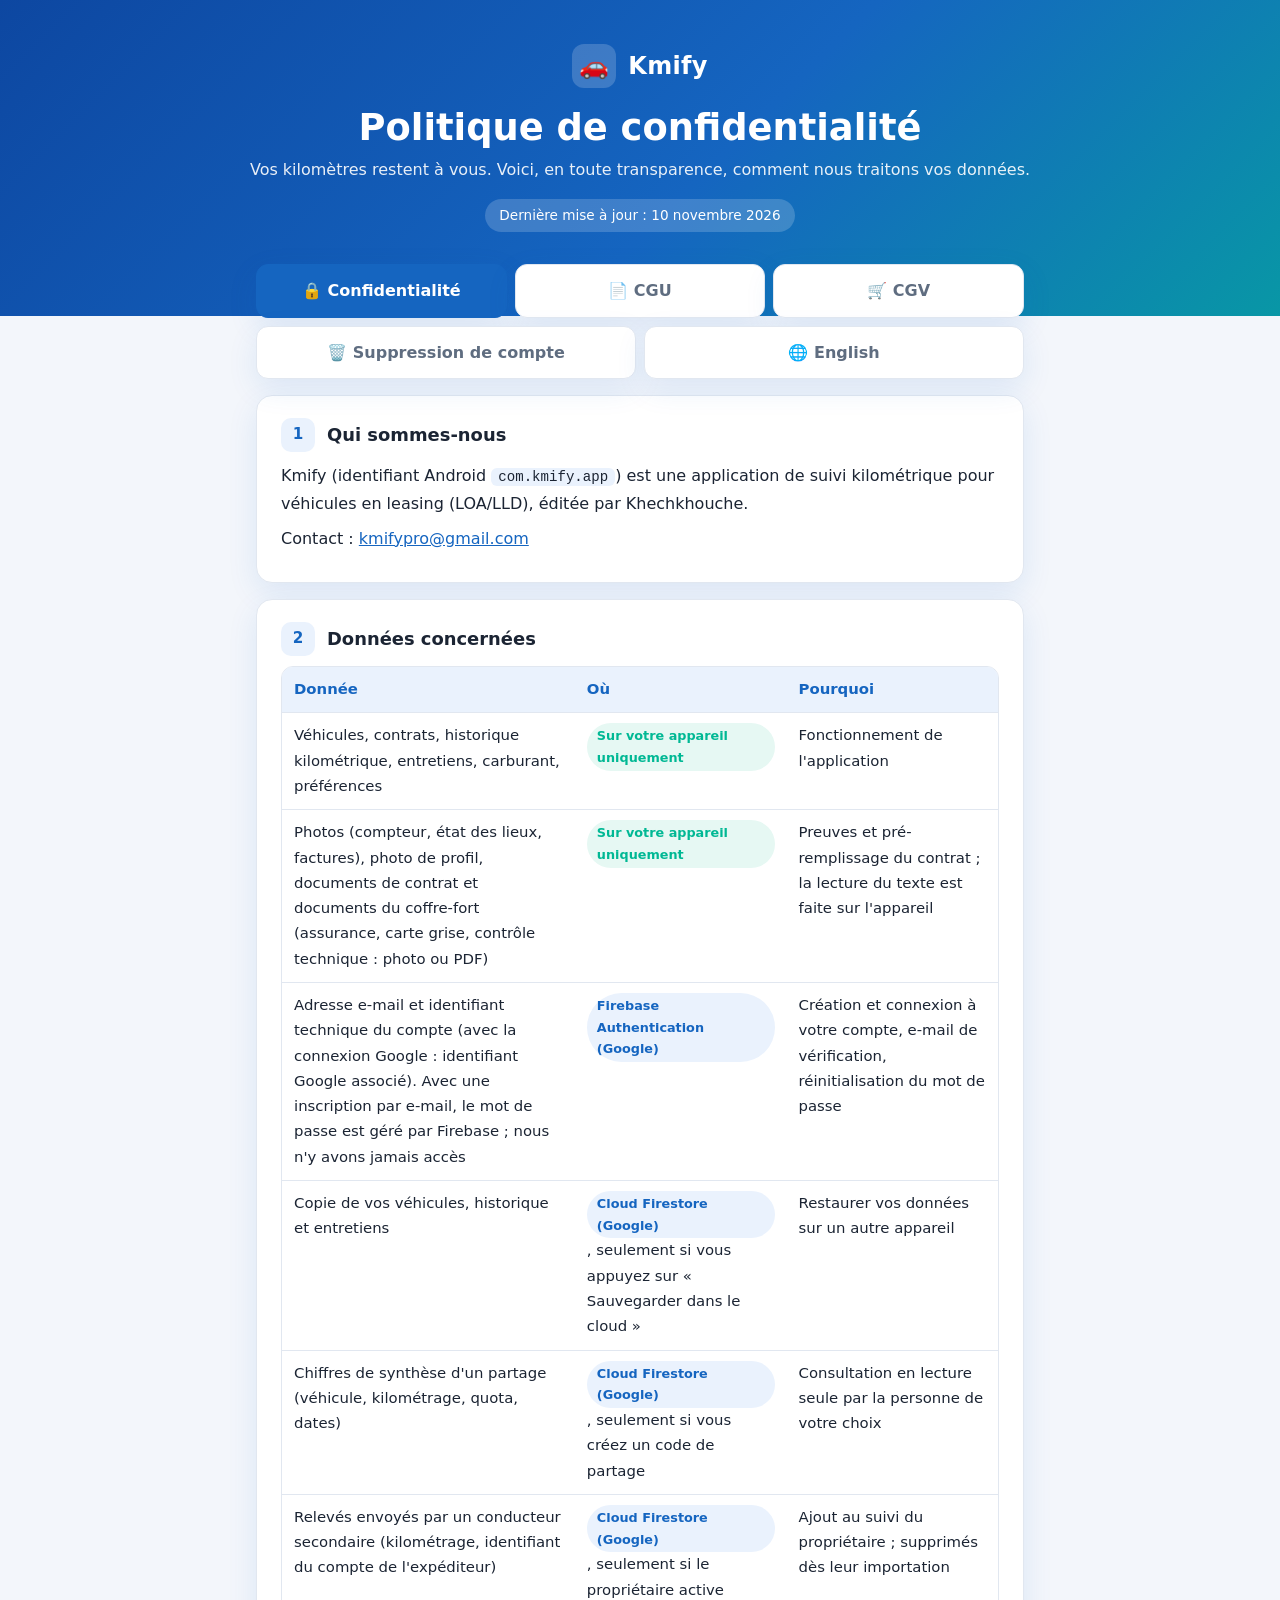
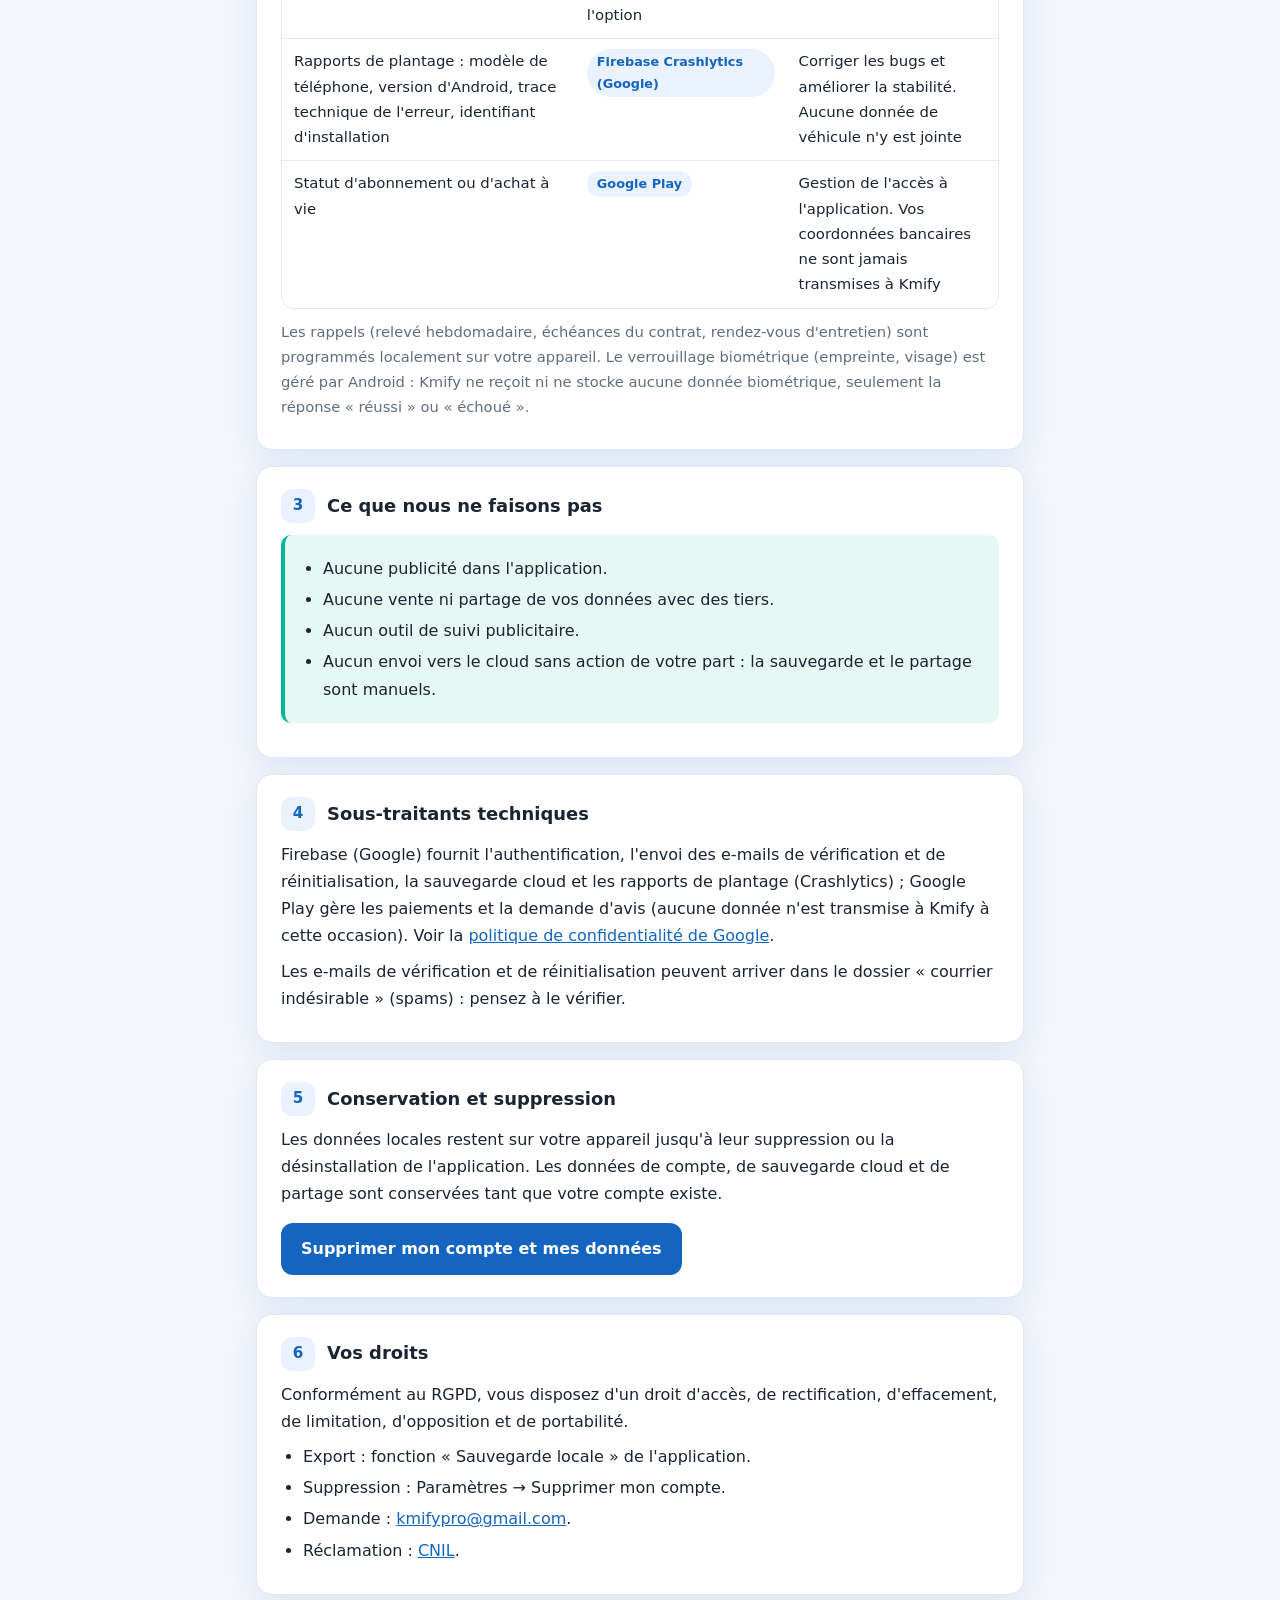
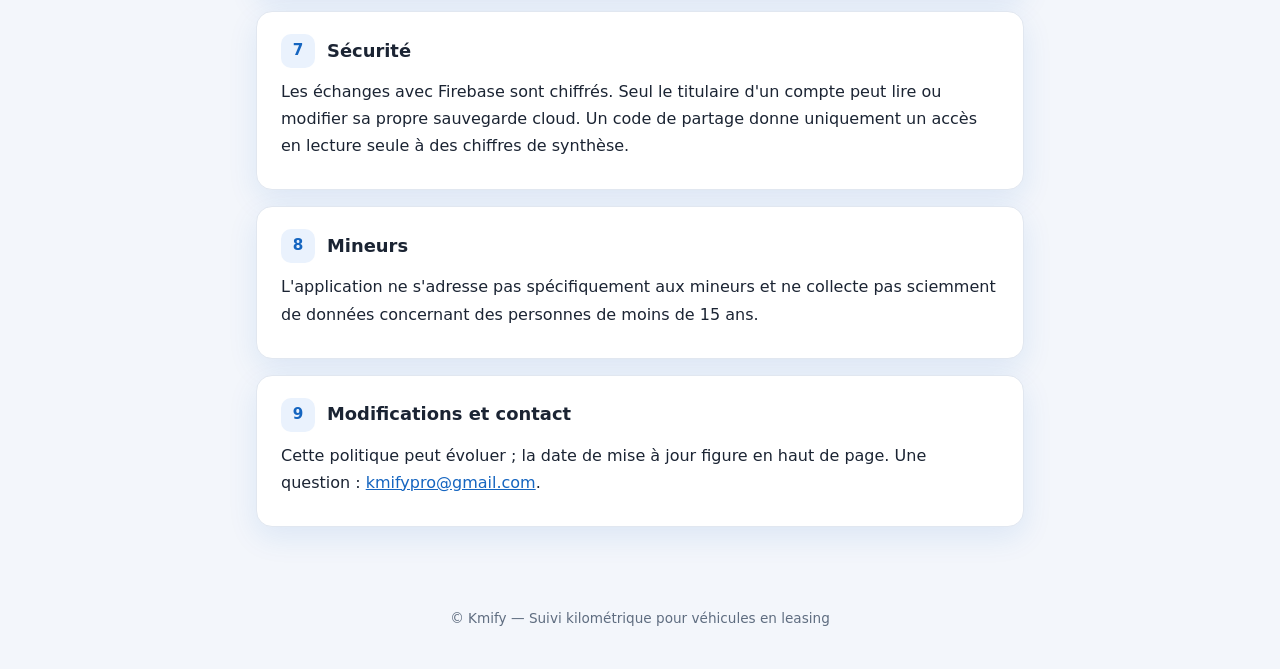
<file: index.html>
<!doctype html>
<html lang="fr">
<head>
<meta charset="utf-8">
<meta name="viewport" content="width=device-width,initial-scale=1">
<title>Politique de confidentialité — Kmify</title>
<meta name="description" content="Politique de confidentialité de l'application Kmify, suivi kilométrique pour véhicules en leasing.">
<link rel="stylesheet" href="style.css">
</head>
<body>
<header class="hero">
  <div class="brand"><span class="logo">🚗</span>Kmify</div>
  <h1>Politique de confidentialité</h1>
  <p>Vos kilomètres restent à vous. Voici, en toute transparence, comment nous traitons vos données.</p>
  <span class="badge">Dernière mise à jour : 10 novembre 2026</span>
</header>
<main>
<nav class="tabs">
  <a class="active" href="index.html">🔒 Confidentialité</a>
  <a href="cgu.html">📄 CGU</a>
  <a href="cgv.html">🛒 CGV</a>
  <a href="suppression-compte.html">🗑️ Suppression de compte</a>
  <a href="privacy-en.html" style="margin-left:auto">🌐 English</a>
</nav>

<section class="section">
  <h2><span class="num">1</span>Qui sommes-nous</h2>
  <p>Kmify (identifiant Android <code>com.kmify.app</code>) est une application de suivi kilométrique pour véhicules en leasing (LOA/LLD), éditée par Khechkhouche.</p>
  <p>Contact : <a href="mailto:kmifypro@gmail.com">kmifypro@gmail.com</a></p>
</section>

<section class="section">
  <h2><span class="num">2</span>Données concernées</h2>
  <div class="tablewrap"><table>
    <tr><th>Donnée</th><th>Où</th><th>Pourquoi</th></tr>
    <tr><td>Véhicules, contrats, historique kilométrique, entretiens, carburant, préférences</td><td><span class="pill local">Sur votre appareil uniquement</span></td><td>Fonctionnement de l'application</td></tr>
    <tr><td>Photos (compteur, état des lieux, factures), photo de profil, documents de contrat et documents du coffre-fort (assurance, carte grise, contrôle technique : photo ou PDF)</td><td><span class="pill local">Sur votre appareil uniquement</span></td><td>Preuves et pré-remplissage du contrat ; la lecture du texte est faite sur l'appareil</td></tr>
    <tr><td>Adresse e-mail et identifiant technique du compte (avec la connexion Google : identifiant Google associé). Avec une inscription par e-mail, le mot de passe est géré par Firebase ; nous n'y avons jamais accès</td><td><span class="pill cloud">Firebase Authentication (Google)</span></td><td>Création et connexion à votre compte, e-mail de vérification, réinitialisation du mot de passe</td></tr>
    <tr><td>Copie de vos véhicules, historique et entretiens</td><td><span class="pill cloud">Cloud Firestore (Google)</span>, seulement si vous appuyez sur « Sauvegarder dans le cloud »</td><td>Restaurer vos données sur un autre appareil</td></tr>
    <tr><td>Chiffres de synthèse d'un partage (véhicule, kilométrage, quota, dates)</td><td><span class="pill cloud">Cloud Firestore (Google)</span>, seulement si vous créez un code de partage</td><td>Consultation en lecture seule par la personne de votre choix</td></tr>
    <tr><td>Relevés envoyés par un conducteur secondaire (kilométrage, identifiant du compte de l'expéditeur)</td><td><span class="pill cloud">Cloud Firestore (Google)</span>, seulement si le propriétaire active l'option</td><td>Ajout au suivi du propriétaire ; supprimés dès leur importation</td></tr>
    <tr><td>Rapports de plantage : modèle de téléphone, version d'Android, trace technique de l'erreur, identifiant d'installation</td><td><span class="pill cloud">Firebase Crashlytics (Google)</span></td><td>Corriger les bugs et améliorer la stabilité. Aucune donnée de véhicule n'y est jointe</td></tr>
    <tr><td>Statut d'abonnement ou d'achat à vie</td><td><span class="pill cloud">Google Play</span></td><td>Gestion de l'accès à l'application. Vos coordonnées bancaires ne sont jamais transmises à Kmify</td></tr>
  </table></div>
  <p class="muted">Les rappels (relevé hebdomadaire, échéances du contrat, rendez-vous d'entretien) sont programmés localement sur votre appareil. Le verrouillage biométrique (empreinte, visage) est géré par Android : Kmify ne reçoit ni ne stocke aucune donnée biométrique, seulement la réponse « réussi » ou « échoué ».</p>
</section>

<section class="section">
  <h2><span class="num">3</span>Ce que nous ne faisons pas</h2>
  <div class="callout">
    <ul>
      <li>Aucune publicité dans l'application.</li>
      <li>Aucune vente ni partage de vos données avec des tiers.</li>
      <li>Aucun outil de suivi publicitaire.</li>
      <li>Aucun envoi vers le cloud sans action de votre part : la sauvegarde et le partage sont manuels.</li>
    </ul>
  </div>
</section>

<section class="section">
  <h2><span class="num">4</span>Sous-traitants techniques</h2>
  <p>Firebase (Google) fournit l'authentification, l'envoi des e-mails de vérification et de réinitialisation, la sauvegarde cloud et les rapports de plantage (Crashlytics) ; Google Play gère les paiements et la demande d'avis (aucune donnée n'est transmise à Kmify à cette occasion). Voir la <a href="https://policies.google.com/privacy">politique de confidentialité de Google</a>.</p>
  <p>Les e-mails de vérification et de réinitialisation peuvent arriver dans le dossier « courrier indésirable » (spams) : pensez à le vérifier.</p>
</section>

<section class="section">
  <h2><span class="num">5</span>Conservation et suppression</h2>
  <p>Les données locales restent sur votre appareil jusqu'à leur suppression ou la désinstallation de l'application. Les données de compte, de sauvegarde cloud et de partage sont conservées tant que votre compte existe.</p>
  <a class="btn" href="suppression-compte.html">Supprimer mon compte et mes données</a>
</section>

<section class="section">
  <h2><span class="num">6</span>Vos droits</h2>
  <p>Conformément au RGPD, vous disposez d'un droit d'accès, de rectification, d'effacement, de limitation, d'opposition et de portabilité.</p>
  <ul>
    <li>Export : fonction « Sauvegarde locale » de l'application.</li>
    <li>Suppression : Paramètres → Supprimer mon compte.</li>
    <li>Demande : <a href="mailto:kmifypro@gmail.com">kmifypro@gmail.com</a>.</li>
    <li>Réclamation : <a href="https://www.cnil.fr">CNIL</a>.</li>
  </ul>
</section>

<section class="section">
  <h2><span class="num">7</span>Sécurité</h2>
  <p>Les échanges avec Firebase sont chiffrés. Seul le titulaire d'un compte peut lire ou modifier sa propre sauvegarde cloud. Un code de partage donne uniquement un accès en lecture seule à des chiffres de synthèse.</p>
</section>

<section class="section">
  <h2><span class="num">8</span>Mineurs</h2>
  <p>L'application ne s'adresse pas spécifiquement aux mineurs et ne collecte pas sciemment de données concernant des personnes de moins de 15 ans.</p>
</section>

<section class="section">
  <h2><span class="num">9</span>Modifications et contact</h2>
  <p>Cette politique peut évoluer ; la date de mise à jour figure en haut de page. Une question : <a href="mailto:kmifypro@gmail.com">kmifypro@gmail.com</a>.</p>
</section>

</main>
<footer>© Kmify — Suivi kilométrique pour véhicules en leasing</footer>
</body>
</html>
</file>
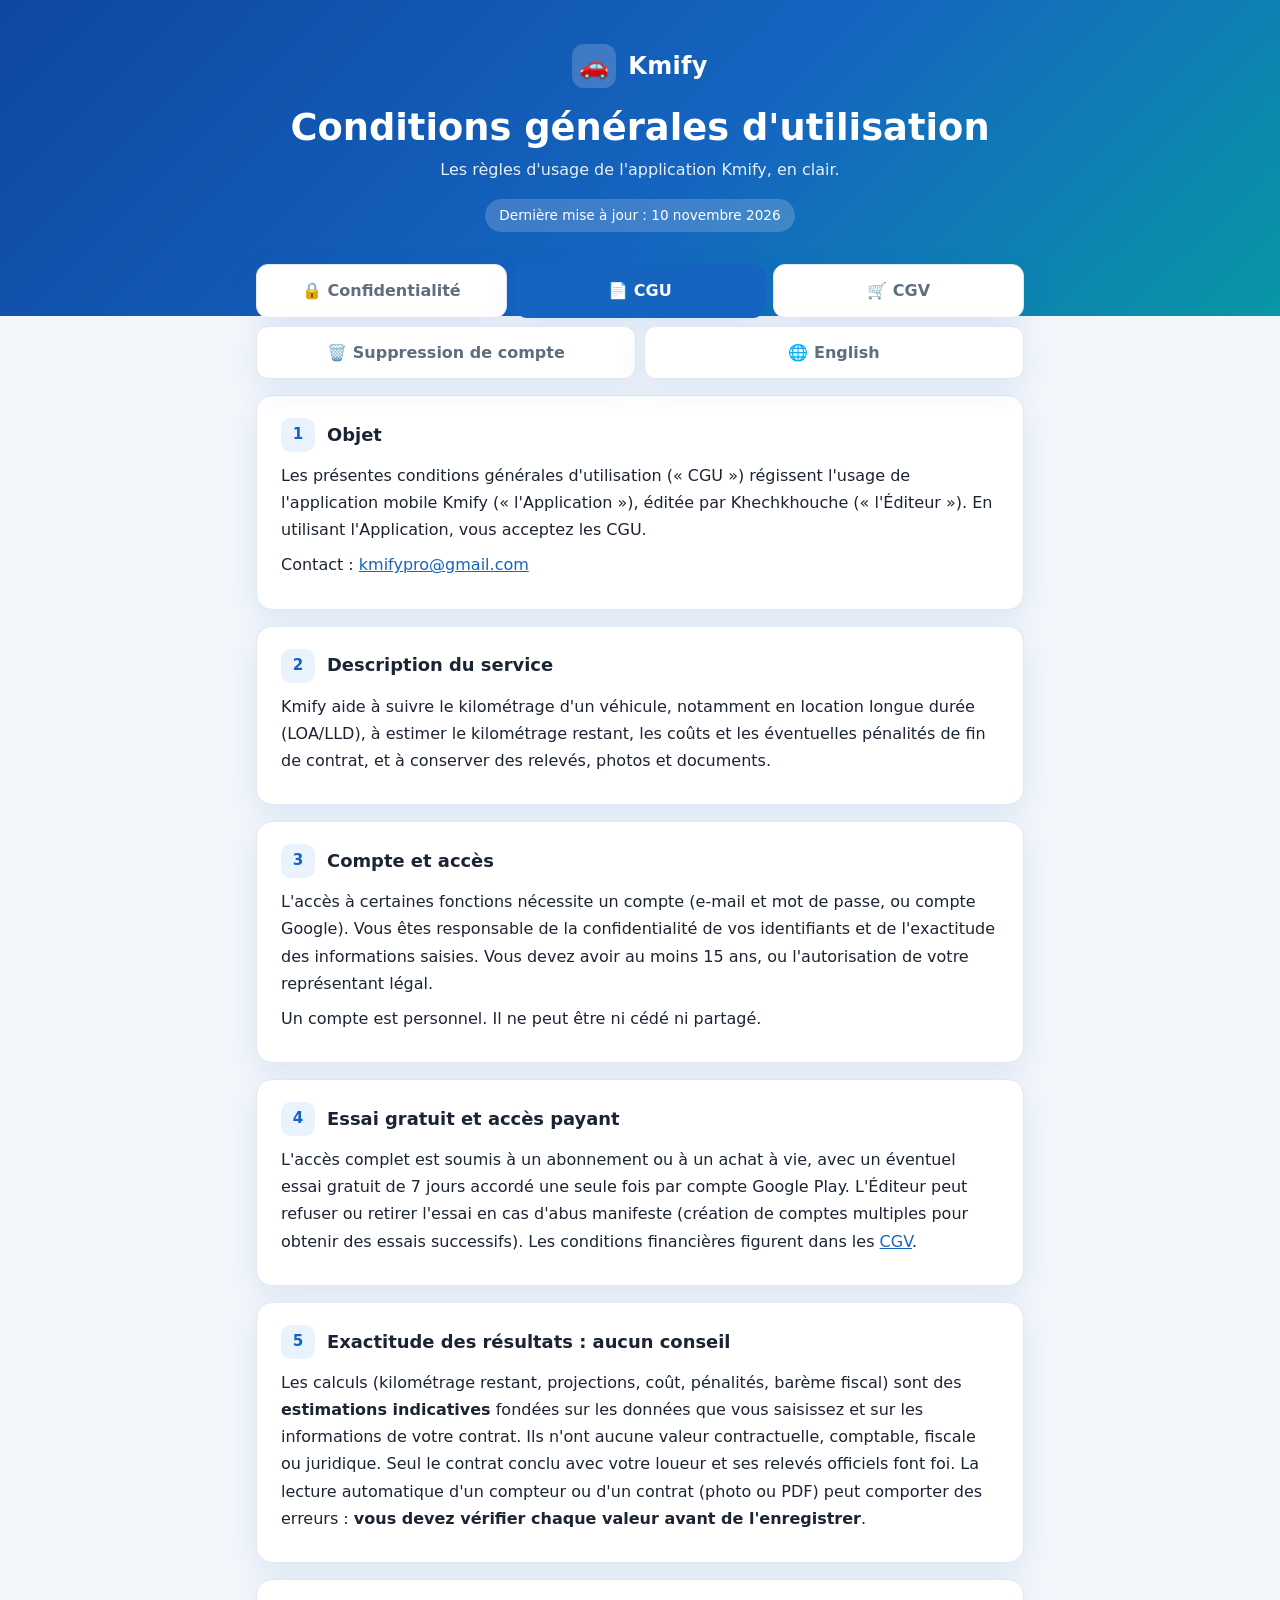
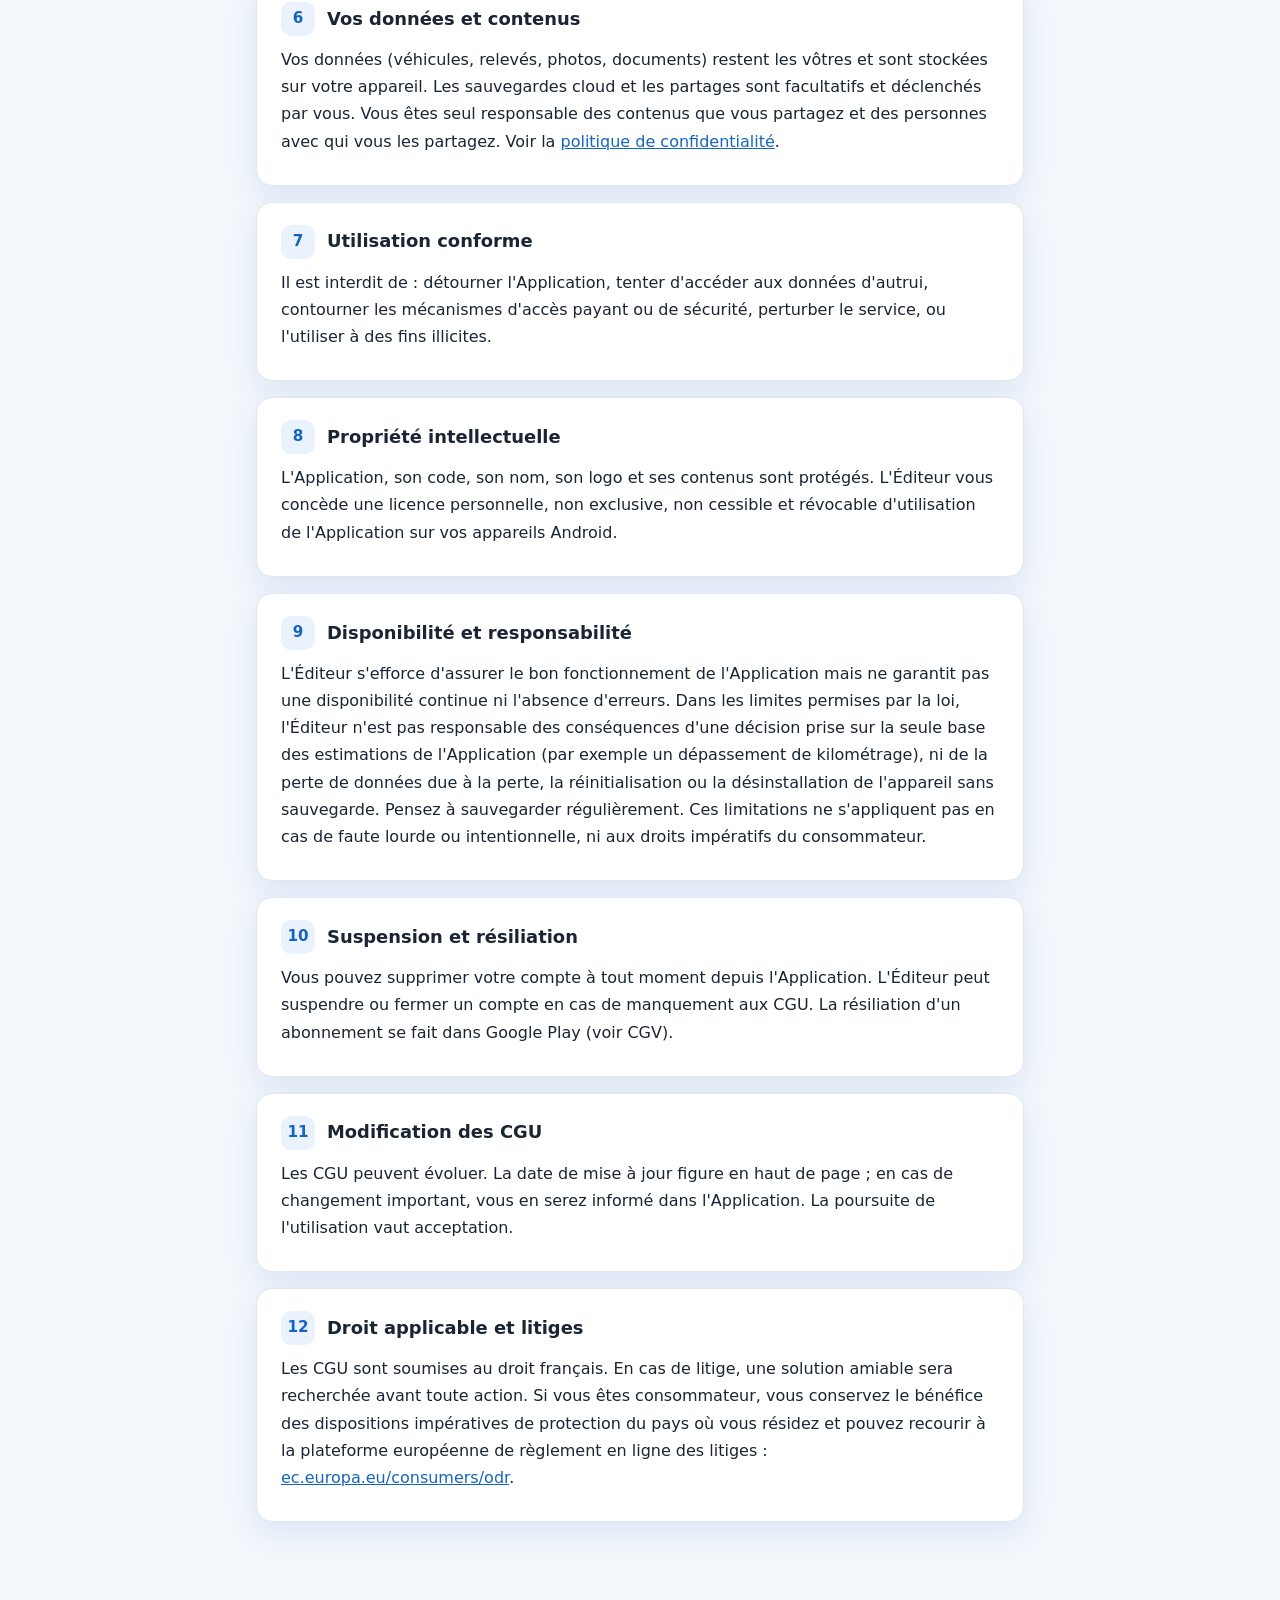
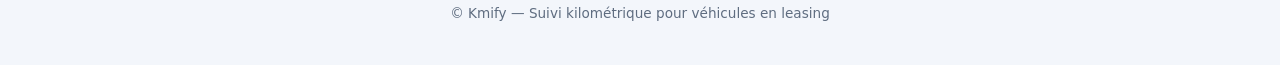
<file: cgu.html>
<!doctype html>
<html lang="fr">
<head>
<meta charset="utf-8">
<meta name="viewport" content="width=device-width,initial-scale=1">
<title>Conditions générales d'utilisation — Kmify</title>
<meta name="description" content="Conditions générales d'utilisation de l'application Kmify.">
<link rel="stylesheet" href="style.css">
</head>
<body>
<header class="hero">
  <div class="brand"><span class="logo">🚗</span>Kmify</div>
  <h1>Conditions générales d'utilisation</h1>
  <p>Les règles d'usage de l'application Kmify, en clair.</p>
  <span class="badge">Dernière mise à jour : 10 novembre 2026</span>
</header>
<main>
<nav class="tabs">
  <a href="index.html">🔒 Confidentialité</a>
  <a class="active" href="cgu.html">📄 CGU</a>
  <a href="cgv.html">🛒 CGV</a>
  <a href="suppression-compte.html">🗑️ Suppression de compte</a>
  <a href="privacy-en.html" style="margin-left:auto">🌐 English</a>
</nav>

<section class="section">
  <h2><span class="num">1</span>Objet</h2>
  <p>Les présentes conditions générales d'utilisation (« CGU ») régissent l'usage de l'application mobile Kmify (« l'Application »), éditée par Khechkhouche (« l'Éditeur »). En utilisant l'Application, vous acceptez les CGU.</p>
  <p>Contact : <a href="mailto:kmifypro@gmail.com">kmifypro@gmail.com</a></p>
</section>

<section class="section">
  <h2><span class="num">2</span>Description du service</h2>
  <p>Kmify aide à suivre le kilométrage d'un véhicule, notamment en location longue durée (LOA/LLD), à estimer le kilométrage restant, les coûts et les éventuelles pénalités de fin de contrat, et à conserver des relevés, photos et documents.</p>
</section>

<section class="section">
  <h2><span class="num">3</span>Compte et accès</h2>
  <p>L'accès à certaines fonctions nécessite un compte (e-mail et mot de passe, ou compte Google). Vous êtes responsable de la confidentialité de vos identifiants et de l'exactitude des informations saisies. Vous devez avoir au moins 15 ans, ou l'autorisation de votre représentant légal.</p>
  <p>Un compte est personnel. Il ne peut être ni cédé ni partagé.</p>
</section>

<section class="section">
  <h2><span class="num">4</span>Essai gratuit et accès payant</h2>
  <p>L'accès complet est soumis à un abonnement ou à un achat à vie, avec un éventuel essai gratuit de 7 jours accordé une seule fois par compte Google Play. L'Éditeur peut refuser ou retirer l'essai en cas d'abus manifeste (création de comptes multiples pour obtenir des essais successifs). Les conditions financières figurent dans les <a href="cgv.html">CGV</a>.</p>
</section>

<section class="section">
  <h2><span class="num">5</span>Exactitude des résultats : aucun conseil</h2>
  <p>Les calculs (kilométrage restant, projections, coût, pénalités, barème fiscal) sont des <strong>estimations indicatives</strong> fondées sur les données que vous saisissez et sur les informations de votre contrat. Ils n'ont aucune valeur contractuelle, comptable, fiscale ou juridique. Seul le contrat conclu avec votre loueur et ses relevés officiels font foi. La lecture automatique d'un compteur ou d'un contrat (photo ou PDF) peut comporter des erreurs : <strong>vous devez vérifier chaque valeur avant de l'enregistrer</strong>.</p>
</section>

<section class="section">
  <h2><span class="num">6</span>Vos données et contenus</h2>
  <p>Vos données (véhicules, relevés, photos, documents) restent les vôtres et sont stockées sur votre appareil. Les sauvegardes cloud et les partages sont facultatifs et déclenchés par vous. Vous êtes seul responsable des contenus que vous partagez et des personnes avec qui vous les partagez. Voir la <a href="index.html">politique de confidentialité</a>.</p>
</section>

<section class="section">
  <h2><span class="num">7</span>Utilisation conforme</h2>
  <p>Il est interdit de : détourner l'Application, tenter d'accéder aux données d'autrui, contourner les mécanismes d'accès payant ou de sécurité, perturber le service, ou l'utiliser à des fins illicites.</p>
</section>

<section class="section">
  <h2><span class="num">8</span>Propriété intellectuelle</h2>
  <p>L'Application, son code, son nom, son logo et ses contenus sont protégés. L'Éditeur vous concède une licence personnelle, non exclusive, non cessible et révocable d'utilisation de l'Application sur vos appareils Android.</p>
</section>

<section class="section">
  <h2><span class="num">9</span>Disponibilité et responsabilité</h2>
  <p>L'Éditeur s'efforce d'assurer le bon fonctionnement de l'Application mais ne garantit pas une disponibilité continue ni l'absence d'erreurs. Dans les limites permises par la loi, l'Éditeur n'est pas responsable des conséquences d'une décision prise sur la seule base des estimations de l'Application (par exemple un dépassement de kilométrage), ni de la perte de données due à la perte, la réinitialisation ou la désinstallation de l'appareil sans sauvegarde. Pensez à sauvegarder régulièrement. Ces limitations ne s'appliquent pas en cas de faute lourde ou intentionnelle, ni aux droits impératifs du consommateur.</p>
</section>

<section class="section">
  <h2><span class="num">10</span>Suspension et résiliation</h2>
  <p>Vous pouvez supprimer votre compte à tout moment depuis l'Application. L'Éditeur peut suspendre ou fermer un compte en cas de manquement aux CGU. La résiliation d'un abonnement se fait dans Google Play (voir CGV).</p>
</section>

<section class="section">
  <h2><span class="num">11</span>Modification des CGU</h2>
  <p>Les CGU peuvent évoluer. La date de mise à jour figure en haut de page ; en cas de changement important, vous en serez informé dans l'Application. La poursuite de l'utilisation vaut acceptation.</p>
</section>

<section class="section">
  <h2><span class="num">12</span>Droit applicable et litiges</h2>
  <p>Les CGU sont soumises au droit français. En cas de litige, une solution amiable sera recherchée avant toute action. Si vous êtes consommateur, vous conservez le bénéfice des dispositions impératives de protection du pays où vous résidez et pouvez recourir à la plateforme européenne de règlement en ligne des litiges : <a href="https://ec.europa.eu/consumers/odr">ec.europa.eu/consumers/odr</a>.</p>
</section>

</main>
<footer>© Kmify — Suivi kilométrique pour véhicules en leasing</footer>
</body>
</html>
</file>
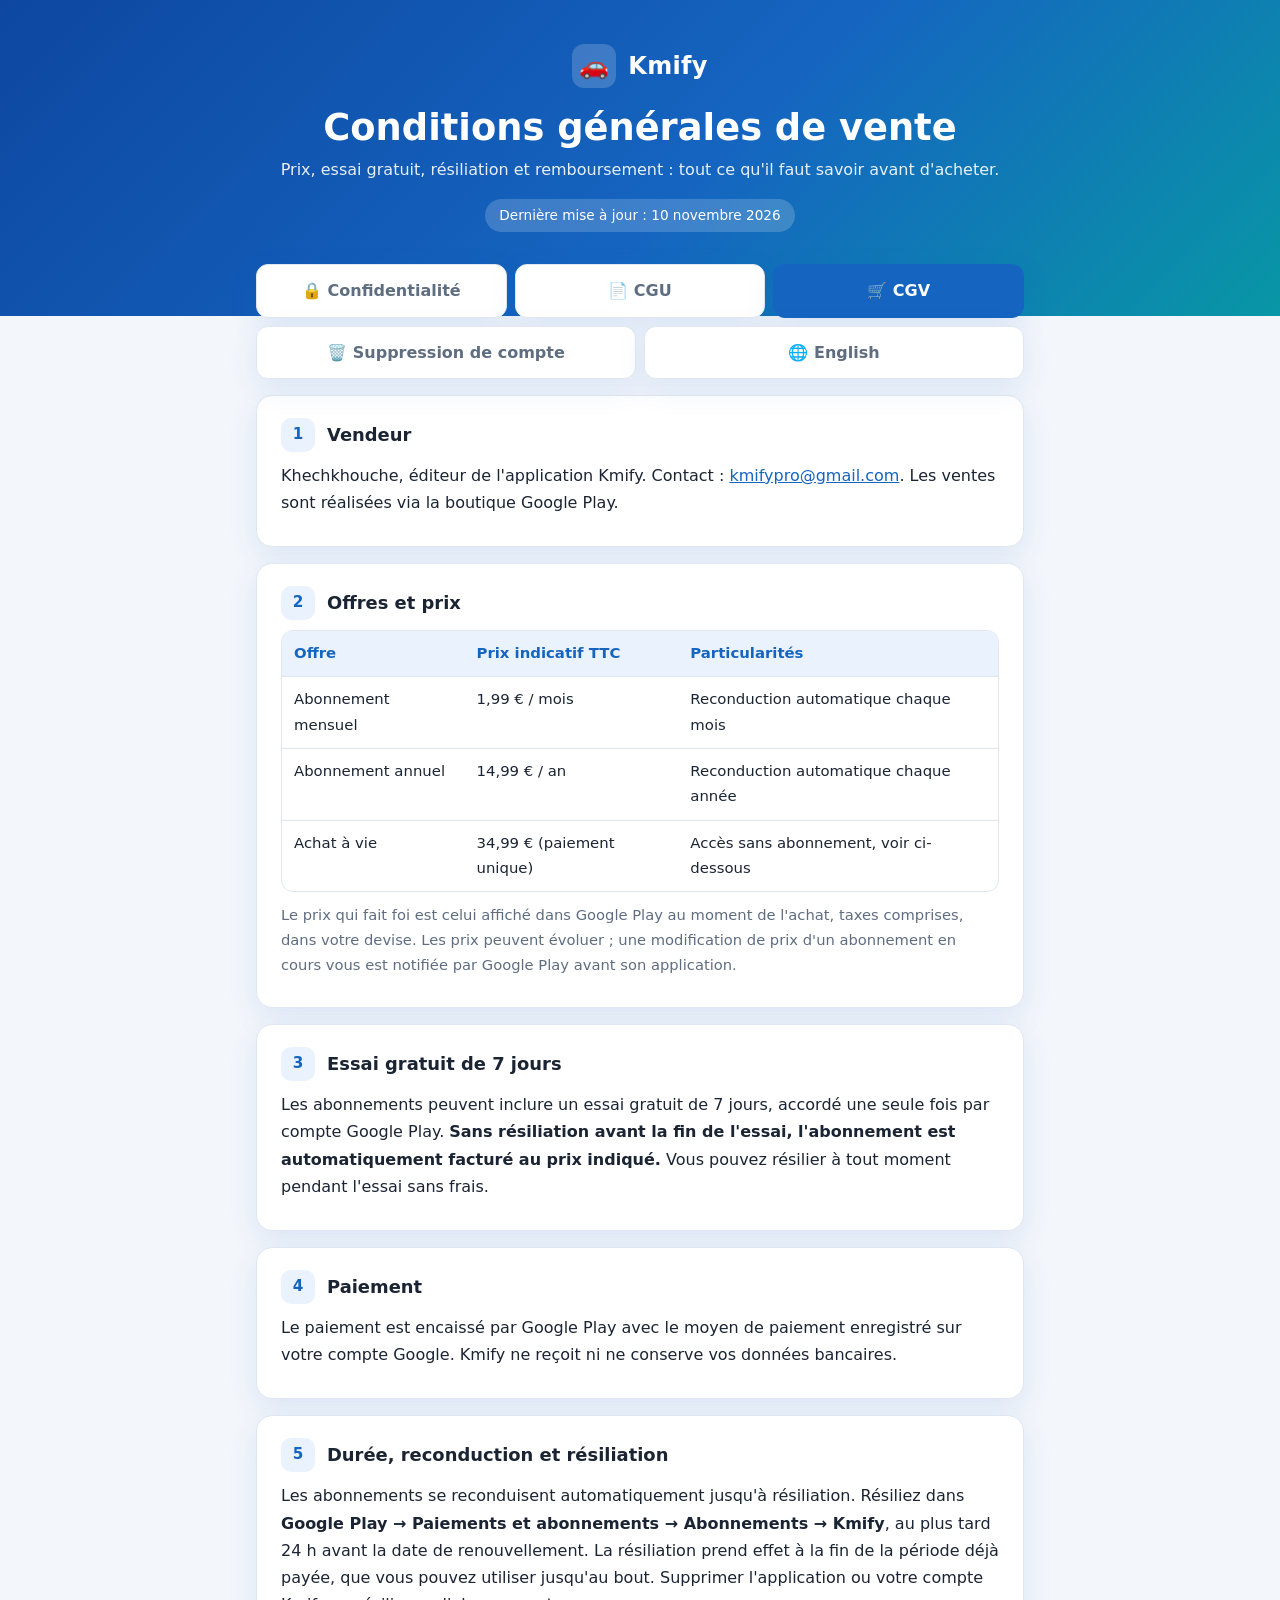
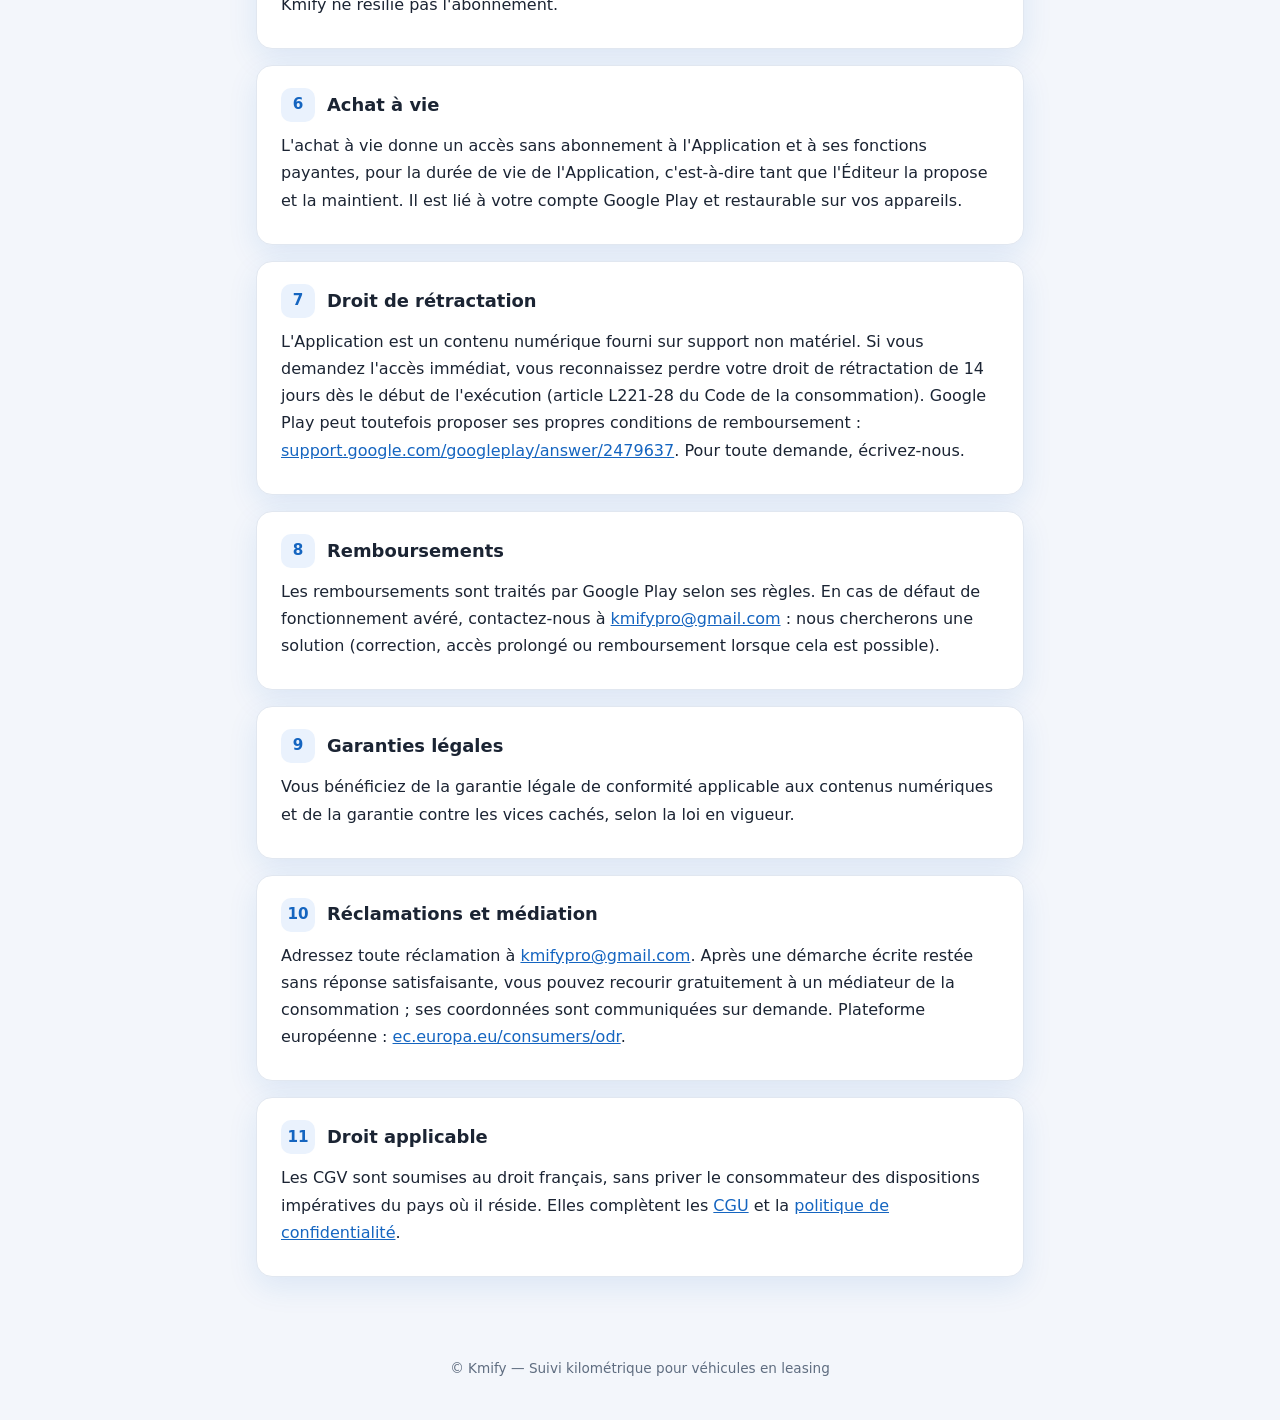
<file: cgv.html>
<!doctype html>
<html lang="fr">
<head>
<meta charset="utf-8">
<meta name="viewport" content="width=device-width,initial-scale=1">
<title>Conditions générales de vente — Kmify</title>
<meta name="description" content="Conditions générales de vente de l'application Kmify : abonnements, achat à vie, essai gratuit.">
<link rel="stylesheet" href="style.css">
</head>
<body>
<header class="hero">
  <div class="brand"><span class="logo">🚗</span>Kmify</div>
  <h1>Conditions générales de vente</h1>
  <p>Prix, essai gratuit, résiliation et remboursement : tout ce qu'il faut savoir avant d'acheter.</p>
  <span class="badge">Dernière mise à jour : 10 novembre 2026</span>
</header>
<main>
<nav class="tabs">
  <a href="index.html">🔒 Confidentialité</a>
  <a href="cgu.html">📄 CGU</a>
  <a class="active" href="cgv.html">🛒 CGV</a>
  <a href="suppression-compte.html">🗑️ Suppression de compte</a>
  <a href="privacy-en.html" style="margin-left:auto">🌐 English</a>
</nav>

<section class="section">
  <h2><span class="num">1</span>Vendeur</h2>
  <p>Khechkhouche, éditeur de l'application Kmify. Contact : <a href="mailto:kmifypro@gmail.com">kmifypro@gmail.com</a>. Les ventes sont réalisées via la boutique Google Play.</p>
</section>

<section class="section">
  <h2><span class="num">2</span>Offres et prix</h2>
  <div class="tablewrap"><table>
    <tr><th>Offre</th><th>Prix indicatif TTC</th><th>Particularités</th></tr>
    <tr><td>Abonnement mensuel</td><td>1,99 € / mois</td><td>Reconduction automatique chaque mois</td></tr>
    <tr><td>Abonnement annuel</td><td>14,99 € / an</td><td>Reconduction automatique chaque année</td></tr>
    <tr><td>Achat à vie</td><td>34,99 € (paiement unique)</td><td>Accès sans abonnement, voir ci-dessous</td></tr>
  </table></div>
  <p class="muted">Le prix qui fait foi est celui affiché dans Google Play au moment de l'achat, taxes comprises, dans votre devise. Les prix peuvent évoluer ; une modification de prix d'un abonnement en cours vous est notifiée par Google Play avant son application.</p>
</section>

<section class="section">
  <h2><span class="num">3</span>Essai gratuit de 7 jours</h2>
  <p>Les abonnements peuvent inclure un essai gratuit de 7 jours, accordé une seule fois par compte Google Play. <strong>Sans résiliation avant la fin de l'essai, l'abonnement est automatiquement facturé au prix indiqué.</strong> Vous pouvez résilier à tout moment pendant l'essai sans frais.</p>
</section>

<section class="section">
  <h2><span class="num">4</span>Paiement</h2>
  <p>Le paiement est encaissé par Google Play avec le moyen de paiement enregistré sur votre compte Google. Kmify ne reçoit ni ne conserve vos données bancaires.</p>
</section>

<section class="section">
  <h2><span class="num">5</span>Durée, reconduction et résiliation</h2>
  <p>Les abonnements se reconduisent automatiquement jusqu'à résiliation. Résiliez dans <strong>Google Play → Paiements et abonnements → Abonnements → Kmify</strong>, au plus tard 24 h avant la date de renouvellement. La résiliation prend effet à la fin de la période déjà payée, que vous pouvez utiliser jusqu'au bout. Supprimer l'application ou votre compte Kmify ne résilie pas l'abonnement.</p>
</section>

<section class="section">
  <h2><span class="num">6</span>Achat à vie</h2>
  <p>L'achat à vie donne un accès sans abonnement à l'Application et à ses fonctions payantes, pour la durée de vie de l'Application, c'est-à-dire tant que l'Éditeur la propose et la maintient. Il est lié à votre compte Google Play et restaurable sur vos appareils.</p>
</section>

<section class="section">
  <h2><span class="num">7</span>Droit de rétractation</h2>
  <p>L'Application est un contenu numérique fourni sur support non matériel. Si vous demandez l'accès immédiat, vous reconnaissez perdre votre droit de rétractation de 14 jours dès le début de l'exécution (article L221-28 du Code de la consommation). Google Play peut toutefois proposer ses propres conditions de remboursement : <a href="https://support.google.com/googleplay/answer/2479637">support.google.com/googleplay/answer/2479637</a>. Pour toute demande, écrivez-nous.</p>
</section>

<section class="section">
  <h2><span class="num">8</span>Remboursements</h2>
  <p>Les remboursements sont traités par Google Play selon ses règles. En cas de défaut de fonctionnement avéré, contactez-nous à <a href="mailto:kmifypro@gmail.com">kmifypro@gmail.com</a> : nous chercherons une solution (correction, accès prolongé ou remboursement lorsque cela est possible).</p>
</section>

<section class="section">
  <h2><span class="num">9</span>Garanties légales</h2>
  <p>Vous bénéficiez de la garantie légale de conformité applicable aux contenus numériques et de la garantie contre les vices cachés, selon la loi en vigueur.</p>
</section>

<section class="section">
  <h2><span class="num">10</span>Réclamations et médiation</h2>
  <p>Adressez toute réclamation à <a href="mailto:kmifypro@gmail.com">kmifypro@gmail.com</a>. Après une démarche écrite restée sans réponse satisfaisante, vous pouvez recourir gratuitement à un médiateur de la consommation ; ses coordonnées sont communiquées sur demande. Plateforme européenne : <a href="https://ec.europa.eu/consumers/odr">ec.europa.eu/consumers/odr</a>.</p>
</section>

<section class="section">
  <h2><span class="num">11</span>Droit applicable</h2>
  <p>Les CGV sont soumises au droit français, sans priver le consommateur des dispositions impératives du pays où il réside. Elles complètent les <a href="cgu.html">CGU</a> et la <a href="index.html">politique de confidentialité</a>.</p>
</section>

</main>
<footer>© Kmify — Suivi kilométrique pour véhicules en leasing</footer>
</body>
</html>
</file>
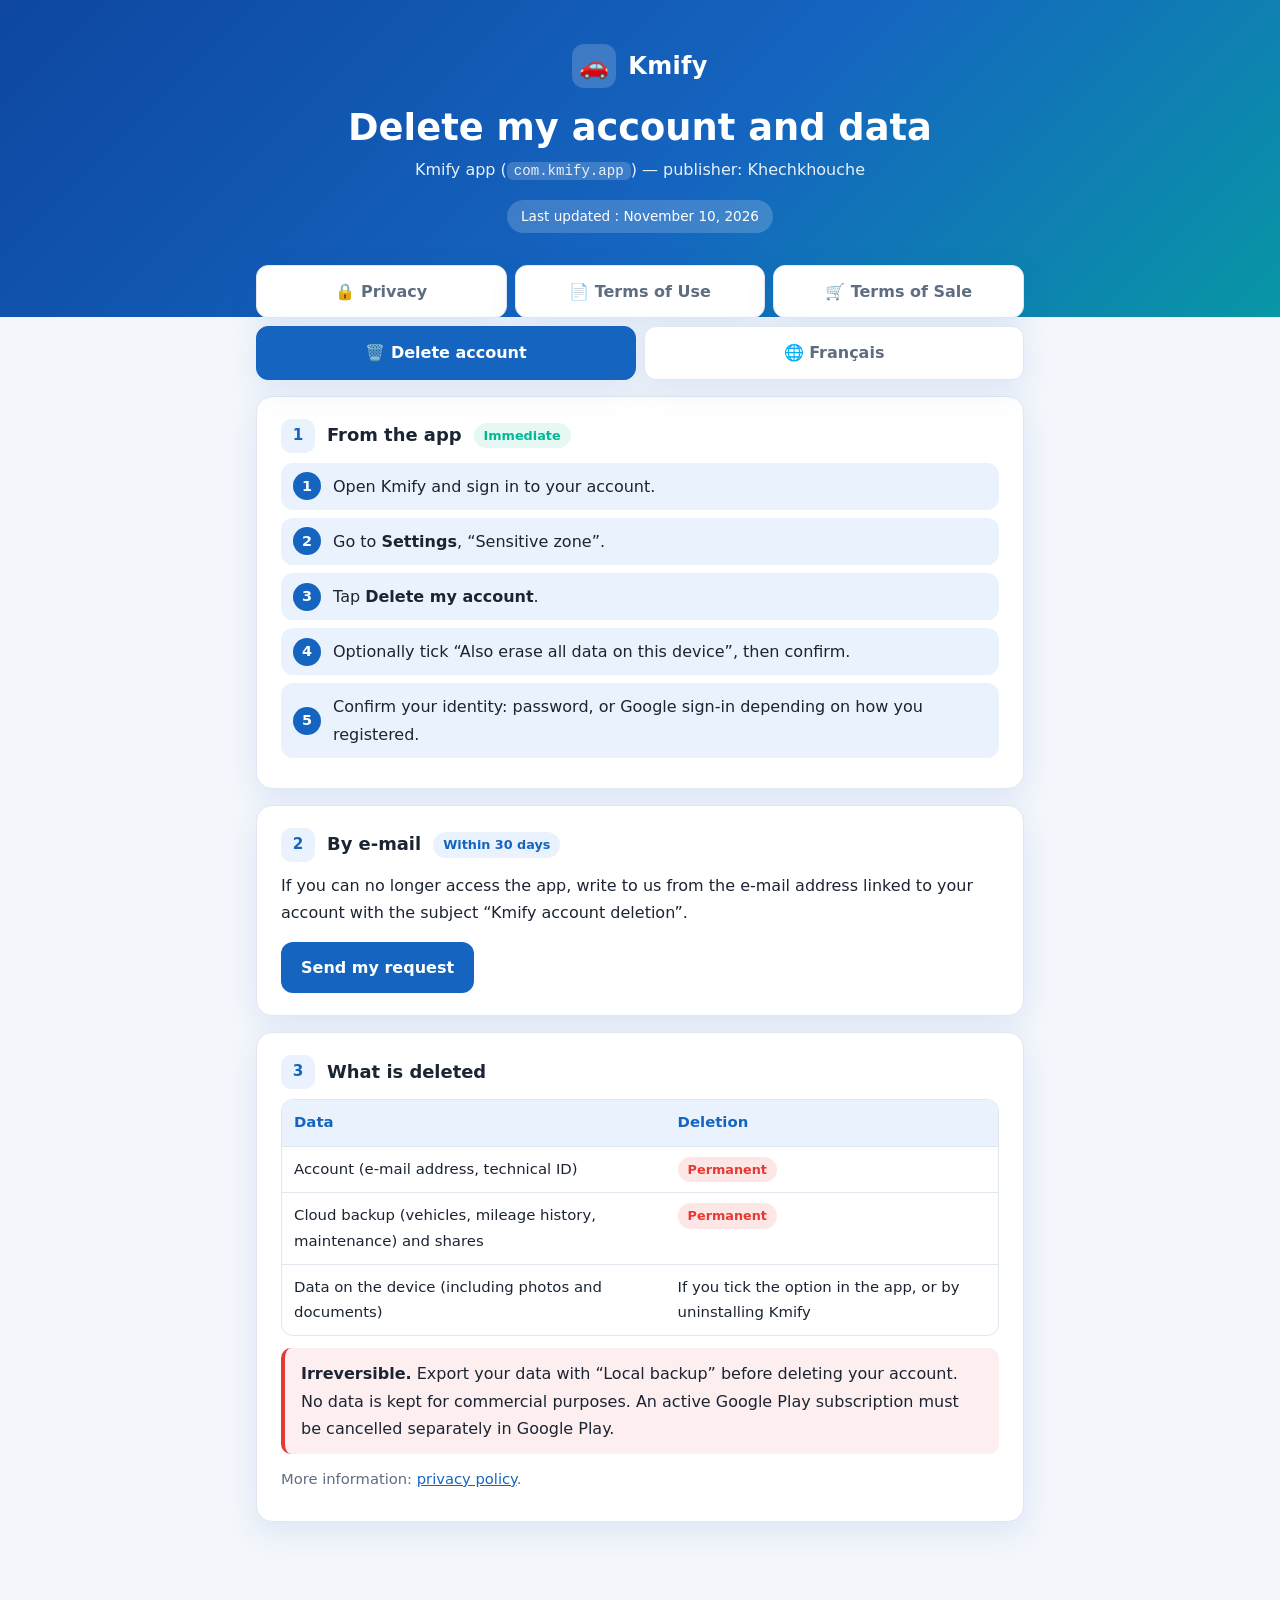
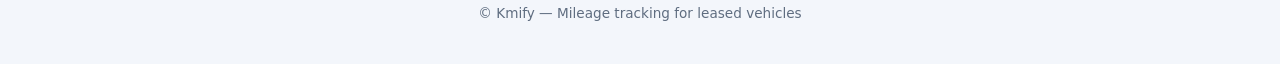
<file: delete-account-en.html>
<!doctype html>
<html lang="en">
<head>
<meta charset="utf-8">
<meta name="viewport" content="width=device-width,initial-scale=1">
<title>Delete account — Kmify</title>
<meta name="description" content="How to delete your Kmify account and data.">
<link rel="stylesheet" href="style.css">
</head>
<body>
<header class="hero">
  <div class="brand"><span class="logo">🚗</span>Kmify</div>
  <h1>Delete my account and data</h1>
  <p>Kmify app (<code style="background:rgba(255,255,255,.2);color:#fff">com.kmify.app</code>) — publisher: Khechkhouche</p>
  <span class="badge">Last updated : November 10, 2026</span>
</header>
<main>
<nav class="tabs">
  <a href="privacy-en.html">🔒 Privacy</a>
  <a href="terms-en.html">📄 Terms of Use</a>
  <a href="sales-en.html">🛒 Terms of Sale</a>
  <a class="active" href="delete-account-en.html">🗑️ Delete account</a>
  <a href="index.html" style="margin-left:auto">🌐 Français</a>
</nav>

<section class="section">
  <h2><span class="num">1</span>From the app <span class="pill local">Immediate</span></h2>
  <ol class="steps">
    <li>Open Kmify and sign in to your account.</li>
    <li>Go to <strong>Settings</strong>, “Sensitive zone”.</li>
    <li>Tap <strong>Delete my account</strong>.</li>
    <li>Optionally tick “Also erase all data on this device”, then confirm.</li>
    <li>Confirm your identity: password, or Google sign-in depending on how you registered.</li>
  </ol>
</section>

<section class="section">
  <h2><span class="num">2</span>By e-mail <span class="pill cloud">Within 30 days</span></h2>
  <p>If you can no longer access the app, write to us from the e-mail address linked to your account with the subject “Kmify account deletion”.</p>
  <a class="btn" href="mailto:kmifypro@gmail.com?subject=Kmify%20account%20deletion">Send my request</a>
</section>

<section class="section">
  <h2><span class="num">3</span>What is deleted</h2>
  <div class="tablewrap"><table>
    <tr><th>Data</th><th>Deletion</th></tr>
    <tr><td>Account (e-mail address, technical ID)</td><td><span class="pill del">Permanent</span></td></tr>
    <tr><td>Cloud backup (vehicles, mileage history, maintenance) and shares</td><td><span class="pill del">Permanent</span></td></tr>
    <tr><td>Data on the device (including photos and documents)</td><td>If you tick the option in the app, or by uninstalling Kmify</td></tr>
  </table></div>
  <div class="callout warn"><strong>Irreversible.</strong> Export your data with “Local backup” before deleting your account. No data is kept for commercial purposes. An active Google Play subscription must be cancelled separately in Google Play.</div>
  <p class="muted">More information: <a href="privacy-en.html">privacy policy</a>.</p>
</section>
</main>
<footer>© Kmify — Mileage tracking for leased vehicles</footer>
</body>
</html>
</file>
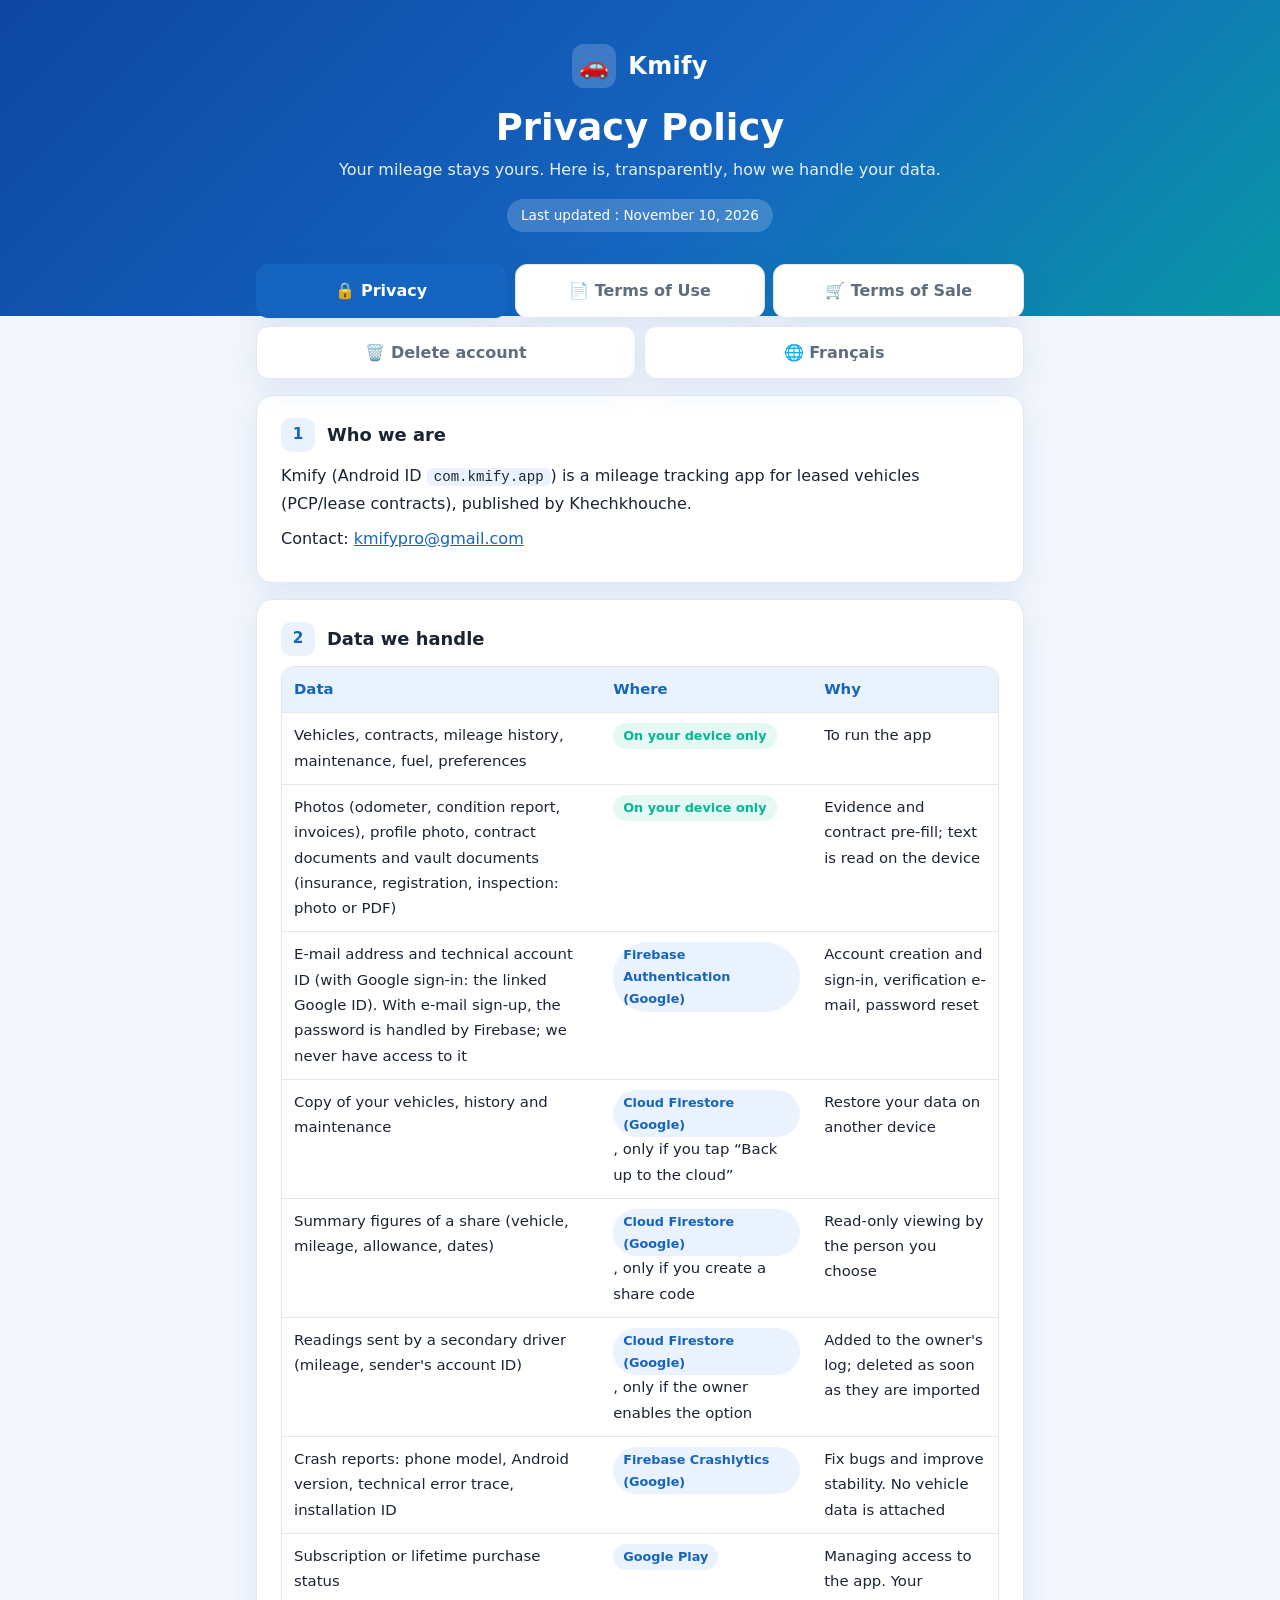
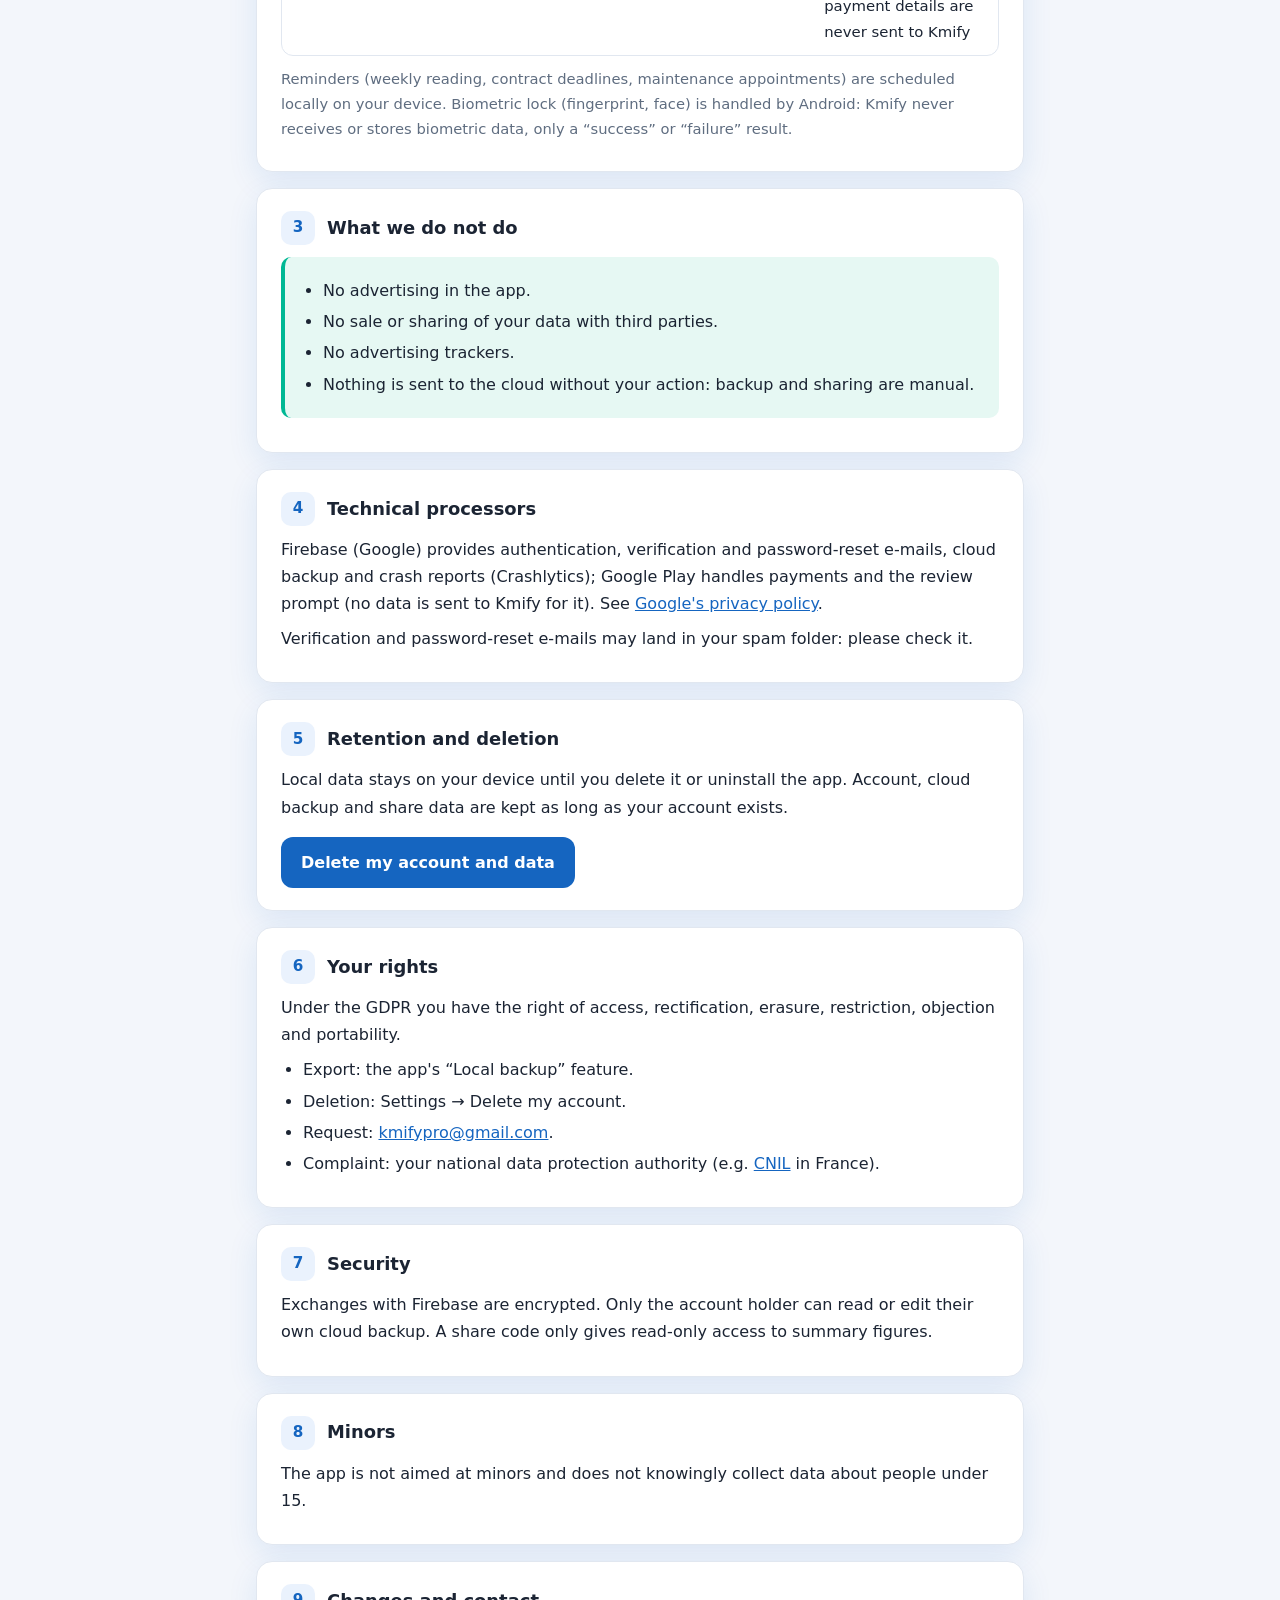
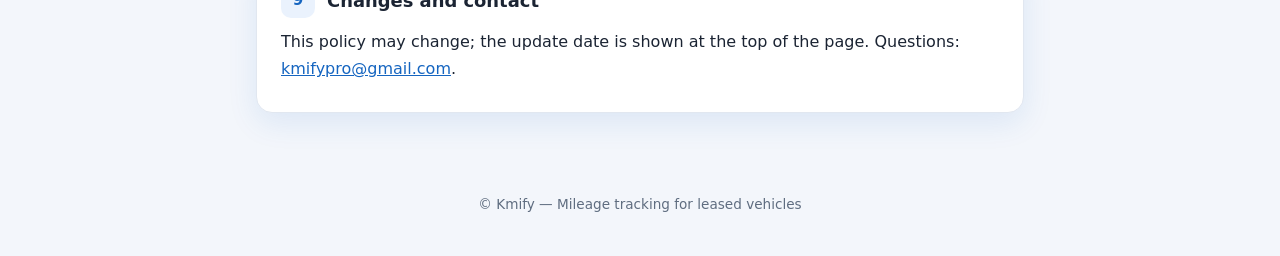
<file: privacy-en.html>
<!doctype html>
<html lang="en">
<head>
<meta charset="utf-8">
<meta name="viewport" content="width=device-width,initial-scale=1">
<title>Privacy Policy — Kmify</title>
<meta name="description" content="Privacy policy of the Kmify app, mileage tracking for leased vehicles.">
<link rel="stylesheet" href="style.css">
</head>
<body>
<header class="hero">
  <div class="brand"><span class="logo">🚗</span>Kmify</div>
  <h1>Privacy Policy</h1>
  <p>Your mileage stays yours. Here is, transparently, how we handle your data.</p>
  <span class="badge">Last updated : November 10, 2026</span>
</header>
<main>
<nav class="tabs">
  <a class="active" href="privacy-en.html">🔒 Privacy</a>
  <a href="terms-en.html">📄 Terms of Use</a>
  <a href="sales-en.html">🛒 Terms of Sale</a>
  <a href="delete-account-en.html">🗑️ Delete account</a>
  <a href="index.html" style="margin-left:auto">🌐 Français</a>
</nav>

<section class="section">
  <h2><span class="num">1</span>Who we are</h2>
  <p>Kmify (Android ID <code>com.kmify.app</code>) is a mileage tracking app for leased vehicles (PCP/lease contracts), published by Khechkhouche.</p>
  <p>Contact: <a href="mailto:kmifypro@gmail.com">kmifypro@gmail.com</a></p>
</section>

<section class="section">
  <h2><span class="num">2</span>Data we handle</h2>
  <div class="tablewrap"><table>
    <tr><th>Data</th><th>Where</th><th>Why</th></tr>
    <tr><td>Vehicles, contracts, mileage history, maintenance, fuel, preferences</td><td><span class="pill local">On your device only</span></td><td>To run the app</td></tr>
    <tr><td>Photos (odometer, condition report, invoices), profile photo, contract documents and vault documents (insurance, registration, inspection: photo or PDF)</td><td><span class="pill local">On your device only</span></td><td>Evidence and contract pre-fill; text is read on the device</td></tr>
    <tr><td>E-mail address and technical account ID (with Google sign-in: the linked Google ID). With e-mail sign-up, the password is handled by Firebase; we never have access to it</td><td><span class="pill cloud">Firebase Authentication (Google)</span></td><td>Account creation and sign-in, verification e-mail, password reset</td></tr>
    <tr><td>Copy of your vehicles, history and maintenance</td><td><span class="pill cloud">Cloud Firestore (Google)</span>, only if you tap “Back up to the cloud”</td><td>Restore your data on another device</td></tr>
    <tr><td>Summary figures of a share (vehicle, mileage, allowance, dates)</td><td><span class="pill cloud">Cloud Firestore (Google)</span>, only if you create a share code</td><td>Read-only viewing by the person you choose</td></tr>
    <tr><td>Readings sent by a secondary driver (mileage, sender's account ID)</td><td><span class="pill cloud">Cloud Firestore (Google)</span>, only if the owner enables the option</td><td>Added to the owner's log; deleted as soon as they are imported</td></tr>
    <tr><td>Crash reports: phone model, Android version, technical error trace, installation ID</td><td><span class="pill cloud">Firebase Crashlytics (Google)</span></td><td>Fix bugs and improve stability. No vehicle data is attached</td></tr>
    <tr><td>Subscription or lifetime purchase status</td><td><span class="pill cloud">Google Play</span></td><td>Managing access to the app. Your payment details are never sent to Kmify</td></tr>
  </table></div>
  <p class="muted">Reminders (weekly reading, contract deadlines, maintenance appointments) are scheduled locally on your device. Biometric lock (fingerprint, face) is handled by Android: Kmify never receives or stores biometric data, only a “success” or “failure” result.</p>
</section>

<section class="section">
  <h2><span class="num">3</span>What we do not do</h2>
  <div class="callout">
    <ul>
      <li>No advertising in the app.</li>
      <li>No sale or sharing of your data with third parties.</li>
      <li>No advertising trackers.</li>
      <li>Nothing is sent to the cloud without your action: backup and sharing are manual.</li>
    </ul>
  </div>
</section>

<section class="section">
  <h2><span class="num">4</span>Technical processors</h2>
  <p>Firebase (Google) provides authentication, verification and password-reset e-mails, cloud backup and crash reports (Crashlytics); Google Play handles payments and the review prompt (no data is sent to Kmify for it). See <a href="https://policies.google.com/privacy">Google's privacy policy</a>.</p>
  <p>Verification and password-reset e-mails may land in your spam folder: please check it.</p>
</section>

<section class="section">
  <h2><span class="num">5</span>Retention and deletion</h2>
  <p>Local data stays on your device until you delete it or uninstall the app. Account, cloud backup and share data are kept as long as your account exists.</p>
  <a class="btn" href="delete-account-en.html">Delete my account and data</a>
</section>

<section class="section">
  <h2><span class="num">6</span>Your rights</h2>
  <p>Under the GDPR you have the right of access, rectification, erasure, restriction, objection and portability.</p>
  <ul>
    <li>Export: the app's “Local backup” feature.</li>
    <li>Deletion: Settings → Delete my account.</li>
    <li>Request: <a href="mailto:kmifypro@gmail.com">kmifypro@gmail.com</a>.</li>
    <li>Complaint: your national data protection authority (e.g. <a href="https://www.cnil.fr">CNIL</a> in France).</li>
  </ul>
</section>

<section class="section">
  <h2><span class="num">7</span>Security</h2>
  <p>Exchanges with Firebase are encrypted. Only the account holder can read or edit their own cloud backup. A share code only gives read-only access to summary figures.</p>
</section>

<section class="section">
  <h2><span class="num">8</span>Minors</h2>
  <p>The app is not aimed at minors and does not knowingly collect data about people under 15.</p>
</section>

<section class="section">
  <h2><span class="num">9</span>Changes and contact</h2>
  <p>This policy may change; the update date is shown at the top of the page. Questions: <a href="mailto:kmifypro@gmail.com">kmifypro@gmail.com</a>.</p>
</section>

</main>
<footer>© Kmify — Mileage tracking for leased vehicles</footer>
</body>
</html>
</file>
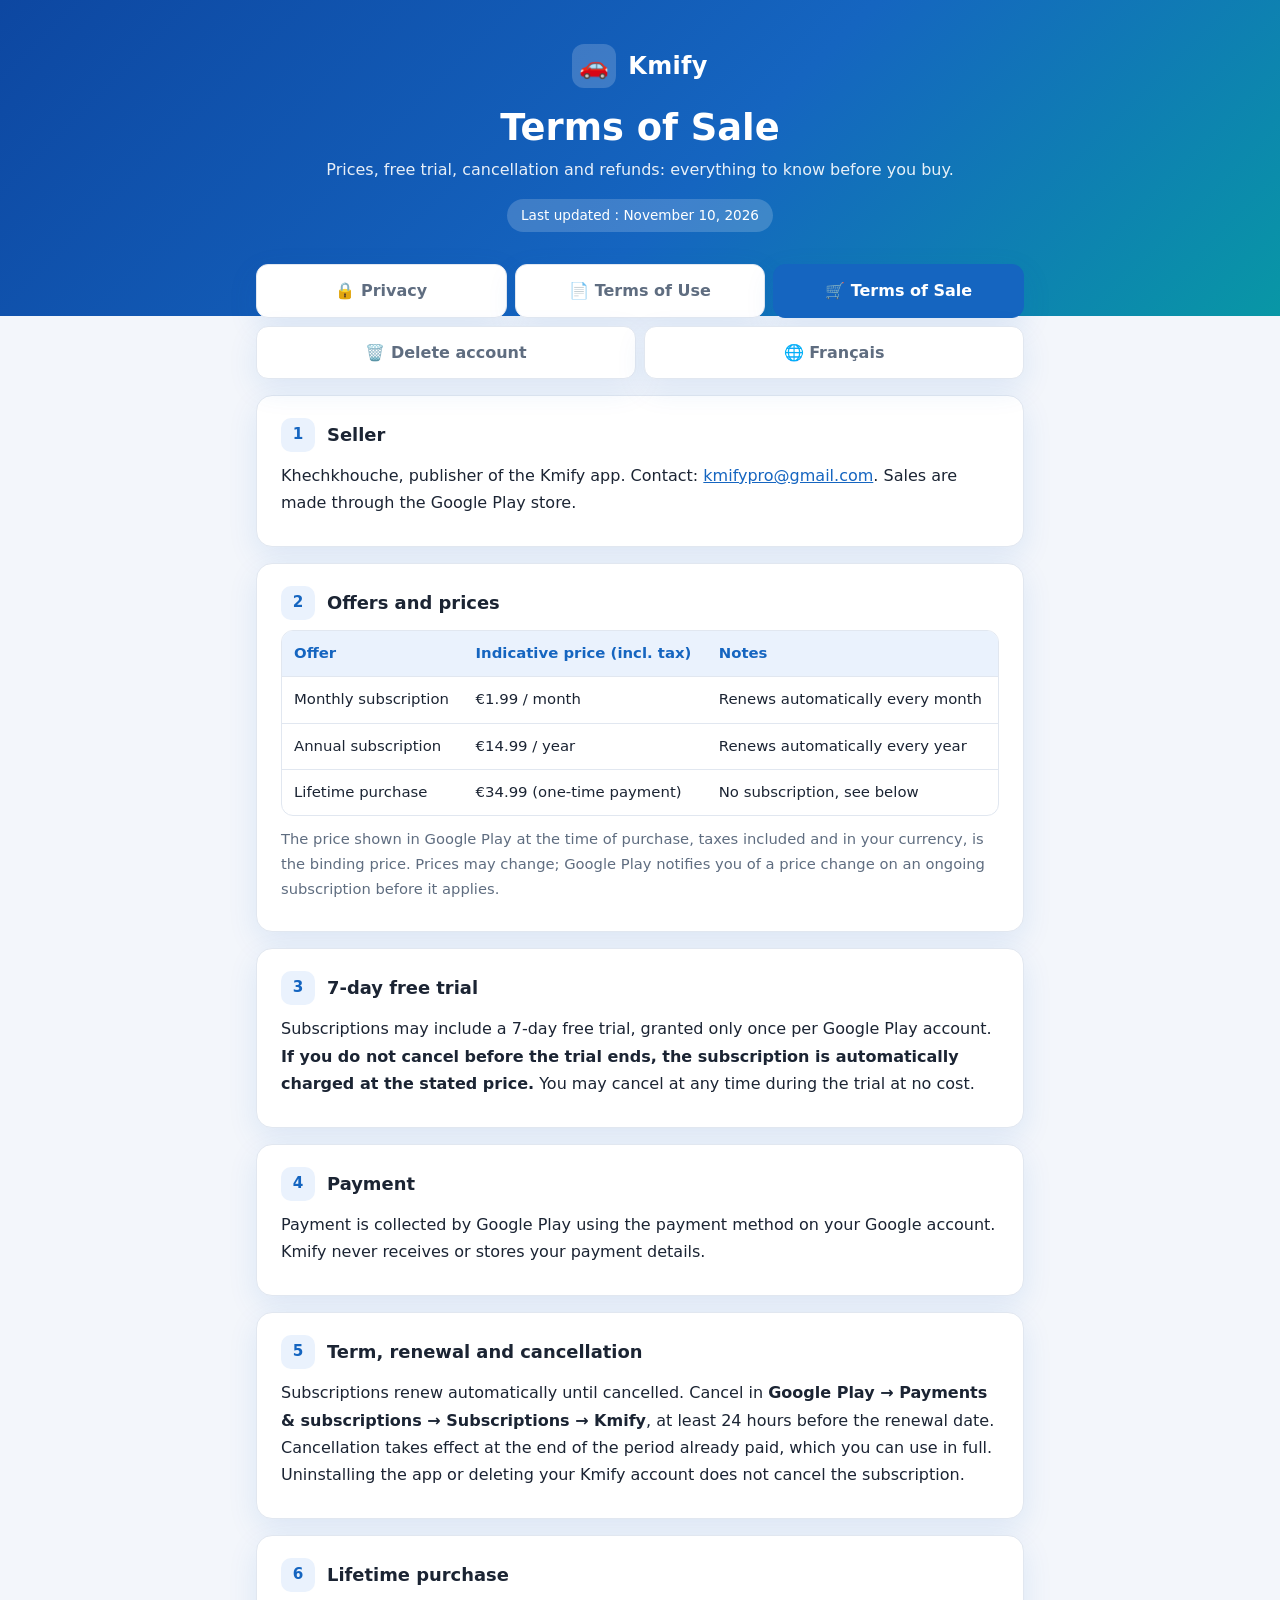
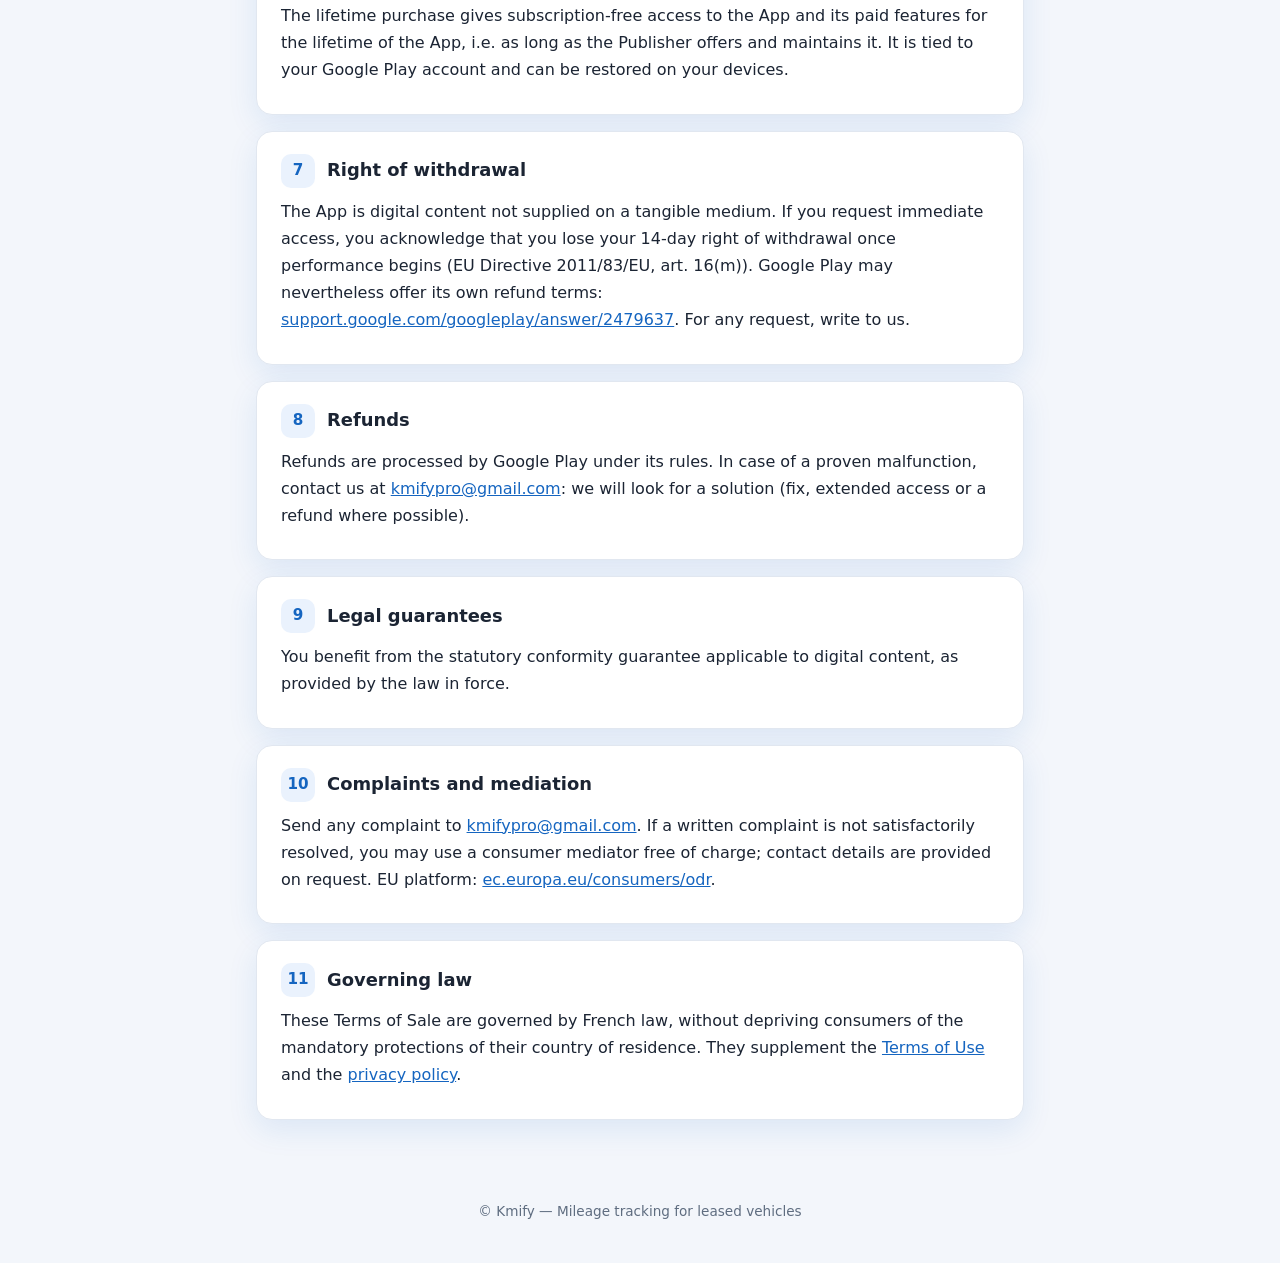
<file: sales-en.html>
<!doctype html>
<html lang="en">
<head>
<meta charset="utf-8">
<meta name="viewport" content="width=device-width,initial-scale=1">
<title>Terms of Sale — Kmify</title>
<meta name="description" content="Terms of Sale of the Kmify app: subscriptions, lifetime purchase, free trial.">
<link rel="stylesheet" href="style.css">
</head>
<body>
<header class="hero">
  <div class="brand"><span class="logo">🚗</span>Kmify</div>
  <h1>Terms of Sale</h1>
  <p>Prices, free trial, cancellation and refunds: everything to know before you buy.</p>
  <span class="badge">Last updated : November 10, 2026</span>
</header>
<main>
<nav class="tabs">
  <a href="privacy-en.html">🔒 Privacy</a>
  <a href="terms-en.html">📄 Terms of Use</a>
  <a class="active" href="sales-en.html">🛒 Terms of Sale</a>
  <a href="delete-account-en.html">🗑️ Delete account</a>
  <a href="index.html" style="margin-left:auto">🌐 Français</a>
</nav>

<section class="section">
  <h2><span class="num">1</span>Seller</h2>
  <p>Khechkhouche, publisher of the Kmify app. Contact: <a href="mailto:kmifypro@gmail.com">kmifypro@gmail.com</a>. Sales are made through the Google Play store.</p>
</section>

<section class="section">
  <h2><span class="num">2</span>Offers and prices</h2>
  <div class="tablewrap"><table>
    <tr><th>Offer</th><th>Indicative price (incl. tax)</th><th>Notes</th></tr>
    <tr><td>Monthly subscription</td><td>€1.99 / month</td><td>Renews automatically every month</td></tr>
    <tr><td>Annual subscription</td><td>€14.99 / year</td><td>Renews automatically every year</td></tr>
    <tr><td>Lifetime purchase</td><td>€34.99 (one-time payment)</td><td>No subscription, see below</td></tr>
  </table></div>
  <p class="muted">The price shown in Google Play at the time of purchase, taxes included and in your currency, is the binding price. Prices may change; Google Play notifies you of a price change on an ongoing subscription before it applies.</p>
</section>

<section class="section">
  <h2><span class="num">3</span>7-day free trial</h2>
  <p>Subscriptions may include a 7-day free trial, granted only once per Google Play account. <strong>If you do not cancel before the trial ends, the subscription is automatically charged at the stated price.</strong> You may cancel at any time during the trial at no cost.</p>
</section>

<section class="section">
  <h2><span class="num">4</span>Payment</h2>
  <p>Payment is collected by Google Play using the payment method on your Google account. Kmify never receives or stores your payment details.</p>
</section>

<section class="section">
  <h2><span class="num">5</span>Term, renewal and cancellation</h2>
  <p>Subscriptions renew automatically until cancelled. Cancel in <strong>Google Play → Payments &amp; subscriptions → Subscriptions → Kmify</strong>, at least 24 hours before the renewal date. Cancellation takes effect at the end of the period already paid, which you can use in full. Uninstalling the app or deleting your Kmify account does not cancel the subscription.</p>
</section>

<section class="section">
  <h2><span class="num">6</span>Lifetime purchase</h2>
  <p>The lifetime purchase gives subscription-free access to the App and its paid features for the lifetime of the App, i.e. as long as the Publisher offers and maintains it. It is tied to your Google Play account and can be restored on your devices.</p>
</section>

<section class="section">
  <h2><span class="num">7</span>Right of withdrawal</h2>
  <p>The App is digital content not supplied on a tangible medium. If you request immediate access, you acknowledge that you lose your 14-day right of withdrawal once performance begins (EU Directive 2011/83/EU, art. 16(m)). Google Play may nevertheless offer its own refund terms: <a href="https://support.google.com/googleplay/answer/2479637">support.google.com/googleplay/answer/2479637</a>. For any request, write to us.</p>
</section>

<section class="section">
  <h2><span class="num">8</span>Refunds</h2>
  <p>Refunds are processed by Google Play under its rules. In case of a proven malfunction, contact us at <a href="mailto:kmifypro@gmail.com">kmifypro@gmail.com</a>: we will look for a solution (fix, extended access or a refund where possible).</p>
</section>

<section class="section">
  <h2><span class="num">9</span>Legal guarantees</h2>
  <p>You benefit from the statutory conformity guarantee applicable to digital content, as provided by the law in force.</p>
</section>

<section class="section">
  <h2><span class="num">10</span>Complaints and mediation</h2>
  <p>Send any complaint to <a href="mailto:kmifypro@gmail.com">kmifypro@gmail.com</a>. If a written complaint is not satisfactorily resolved, you may use a consumer mediator free of charge; contact details are provided on request. EU platform: <a href="https://ec.europa.eu/consumers/odr">ec.europa.eu/consumers/odr</a>.</p>
</section>

<section class="section">
  <h2><span class="num">11</span>Governing law</h2>
  <p>These Terms of Sale are governed by French law, without depriving consumers of the mandatory protections of their country of residence. They supplement the <a href="terms-en.html">Terms of Use</a> and the <a href="privacy-en.html">privacy policy</a>.</p>
</section>

</main>
<footer>© Kmify — Mileage tracking for leased vehicles</footer>
</body>
</html>
</file>
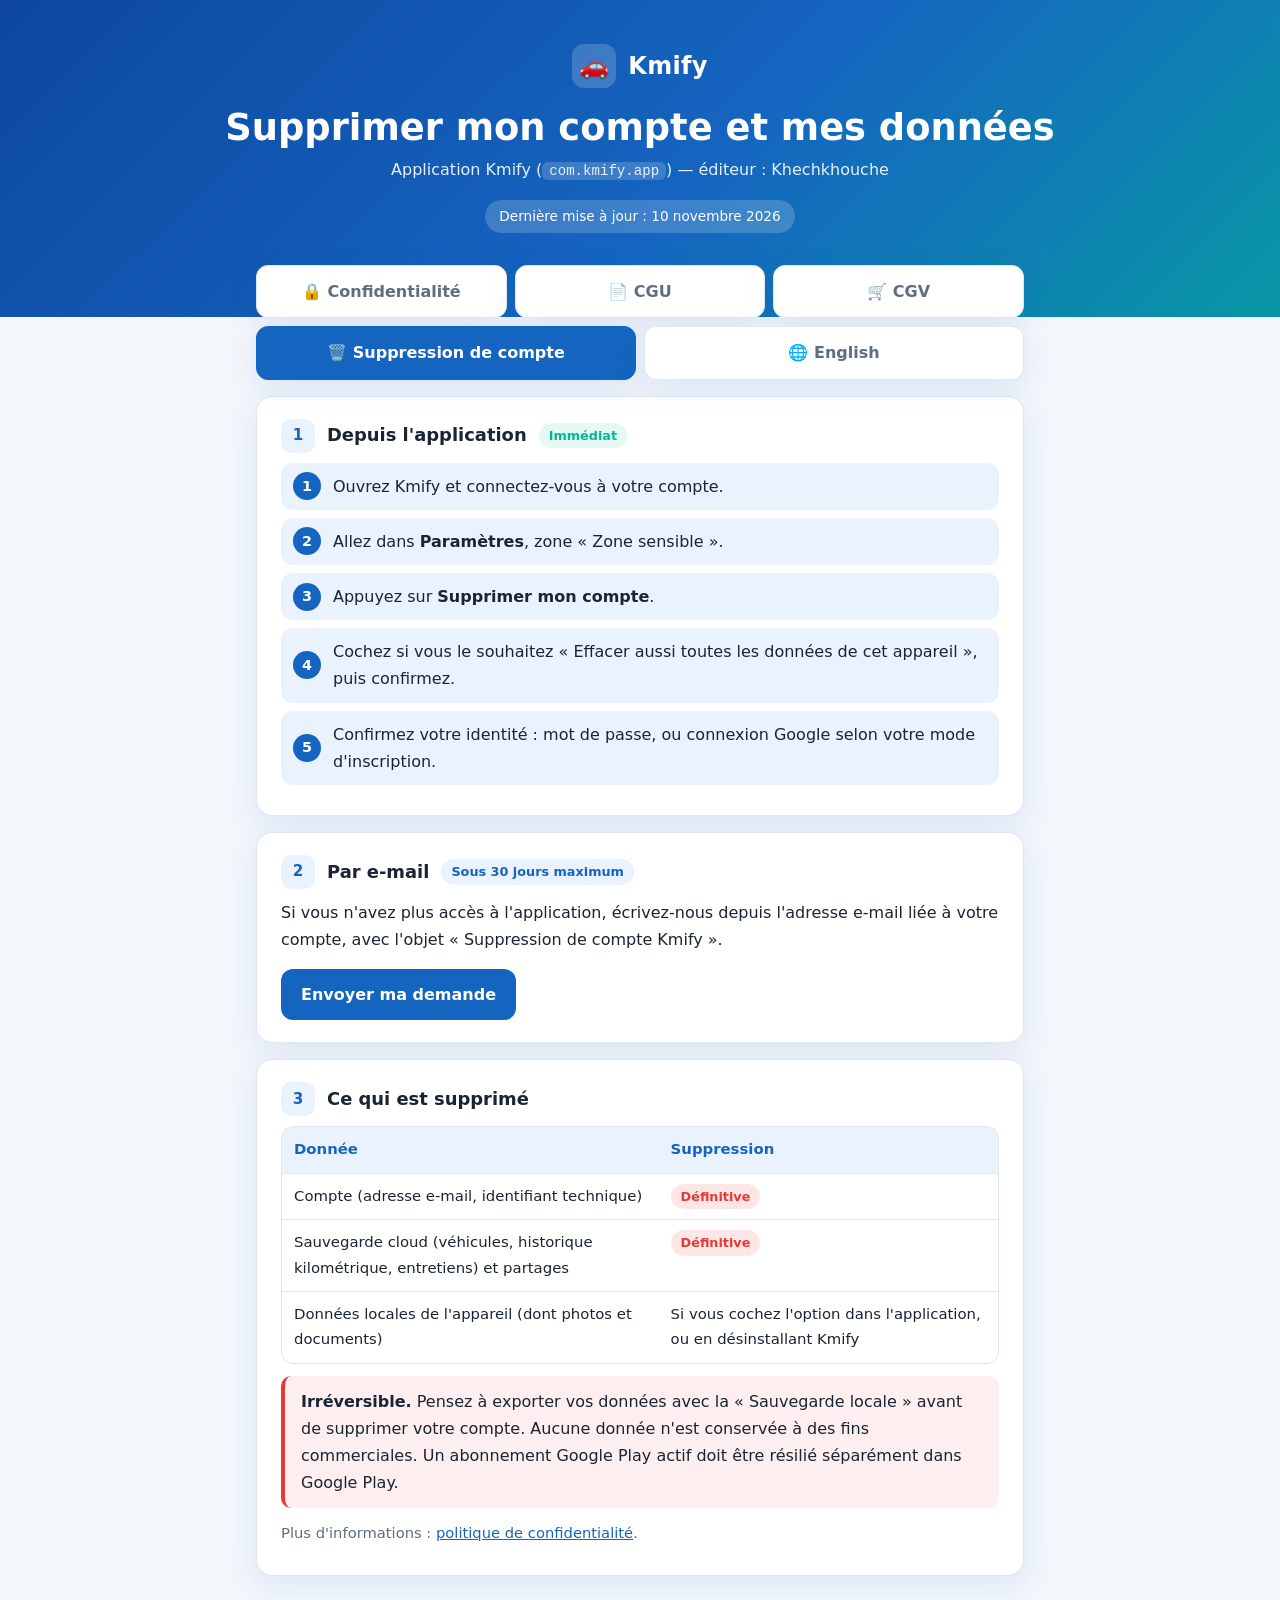
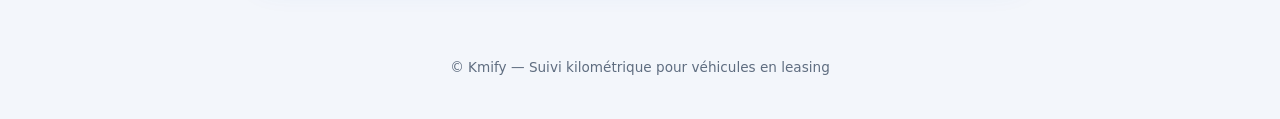
<file: suppression-compte.html>
<!doctype html>
<html lang="fr">
<head>
<meta charset="utf-8">
<meta name="viewport" content="width=device-width,initial-scale=1">
<title>Suppression de compte — Kmify</title>
<meta name="description" content="Comment supprimer votre compte Kmify et vos données.">
<link rel="stylesheet" href="style.css">
</head>
<body>
<header class="hero">
  <div class="brand"><span class="logo">🚗</span>Kmify</div>
  <h1>Supprimer mon compte et mes données</h1>
  <p>Application Kmify (<code style="background:rgba(255,255,255,.2);color:#fff">com.kmify.app</code>) — éditeur : Khechkhouche</p>
  <span class="badge">Dernière mise à jour : 10 novembre 2026</span>
</header>
<main>
<nav class="tabs">
  <a href="index.html">🔒 Confidentialité</a>
  <a href="cgu.html">📄 CGU</a>
  <a href="cgv.html">🛒 CGV</a>
  <a class="active" href="suppression-compte.html">🗑️ Suppression de compte</a>
  <a href="privacy-en.html" style="margin-left:auto">🌐 English</a>
</nav>

<section class="section">
  <h2><span class="num">1</span>Depuis l'application <span class="pill local">Immédiat</span></h2>
  <ol class="steps">
    <li>Ouvrez Kmify et connectez-vous à votre compte.</li>
    <li>Allez dans <strong>Paramètres</strong>, zone « Zone sensible ».</li>
    <li>Appuyez sur <strong>Supprimer mon compte</strong>.</li>
    <li>Cochez si vous le souhaitez « Effacer aussi toutes les données de cet appareil », puis confirmez.</li>
    <li>Confirmez votre identité : mot de passe, ou connexion Google selon votre mode d'inscription.</li>
  </ol>
</section>

<section class="section">
  <h2><span class="num">2</span>Par e-mail <span class="pill cloud">Sous 30 jours maximum</span></h2>
  <p>Si vous n'avez plus accès à l'application, écrivez-nous depuis l'adresse e-mail liée à votre compte, avec l'objet « Suppression de compte Kmify ».</p>
  <a class="btn" href="mailto:kmifypro@gmail.com?subject=Suppression%20de%20compte%20Kmify">Envoyer ma demande</a>
</section>

<section class="section">
  <h2><span class="num">3</span>Ce qui est supprimé</h2>
  <div class="tablewrap"><table>
    <tr><th>Donnée</th><th>Suppression</th></tr>
    <tr><td>Compte (adresse e-mail, identifiant technique)</td><td><span class="pill del">Définitive</span></td></tr>
    <tr><td>Sauvegarde cloud (véhicules, historique kilométrique, entretiens) et partages</td><td><span class="pill del">Définitive</span></td></tr>
    <tr><td>Données locales de l'appareil (dont photos et documents)</td><td>Si vous cochez l'option dans l'application, ou en désinstallant Kmify</td></tr>
  </table></div>
  <div class="callout warn"><strong>Irréversible.</strong> Pensez à exporter vos données avec la « Sauvegarde locale » avant de supprimer votre compte. Aucune donnée n'est conservée à des fins commerciales. Un abonnement Google Play actif doit être résilié séparément dans Google Play.</div>
  <p class="muted">Plus d'informations : <a href="index.html">politique de confidentialité</a>.</p>
</section>
</main>
<footer>© Kmify — Suivi kilométrique pour véhicules en leasing</footer>
</body>
</html>
</file>
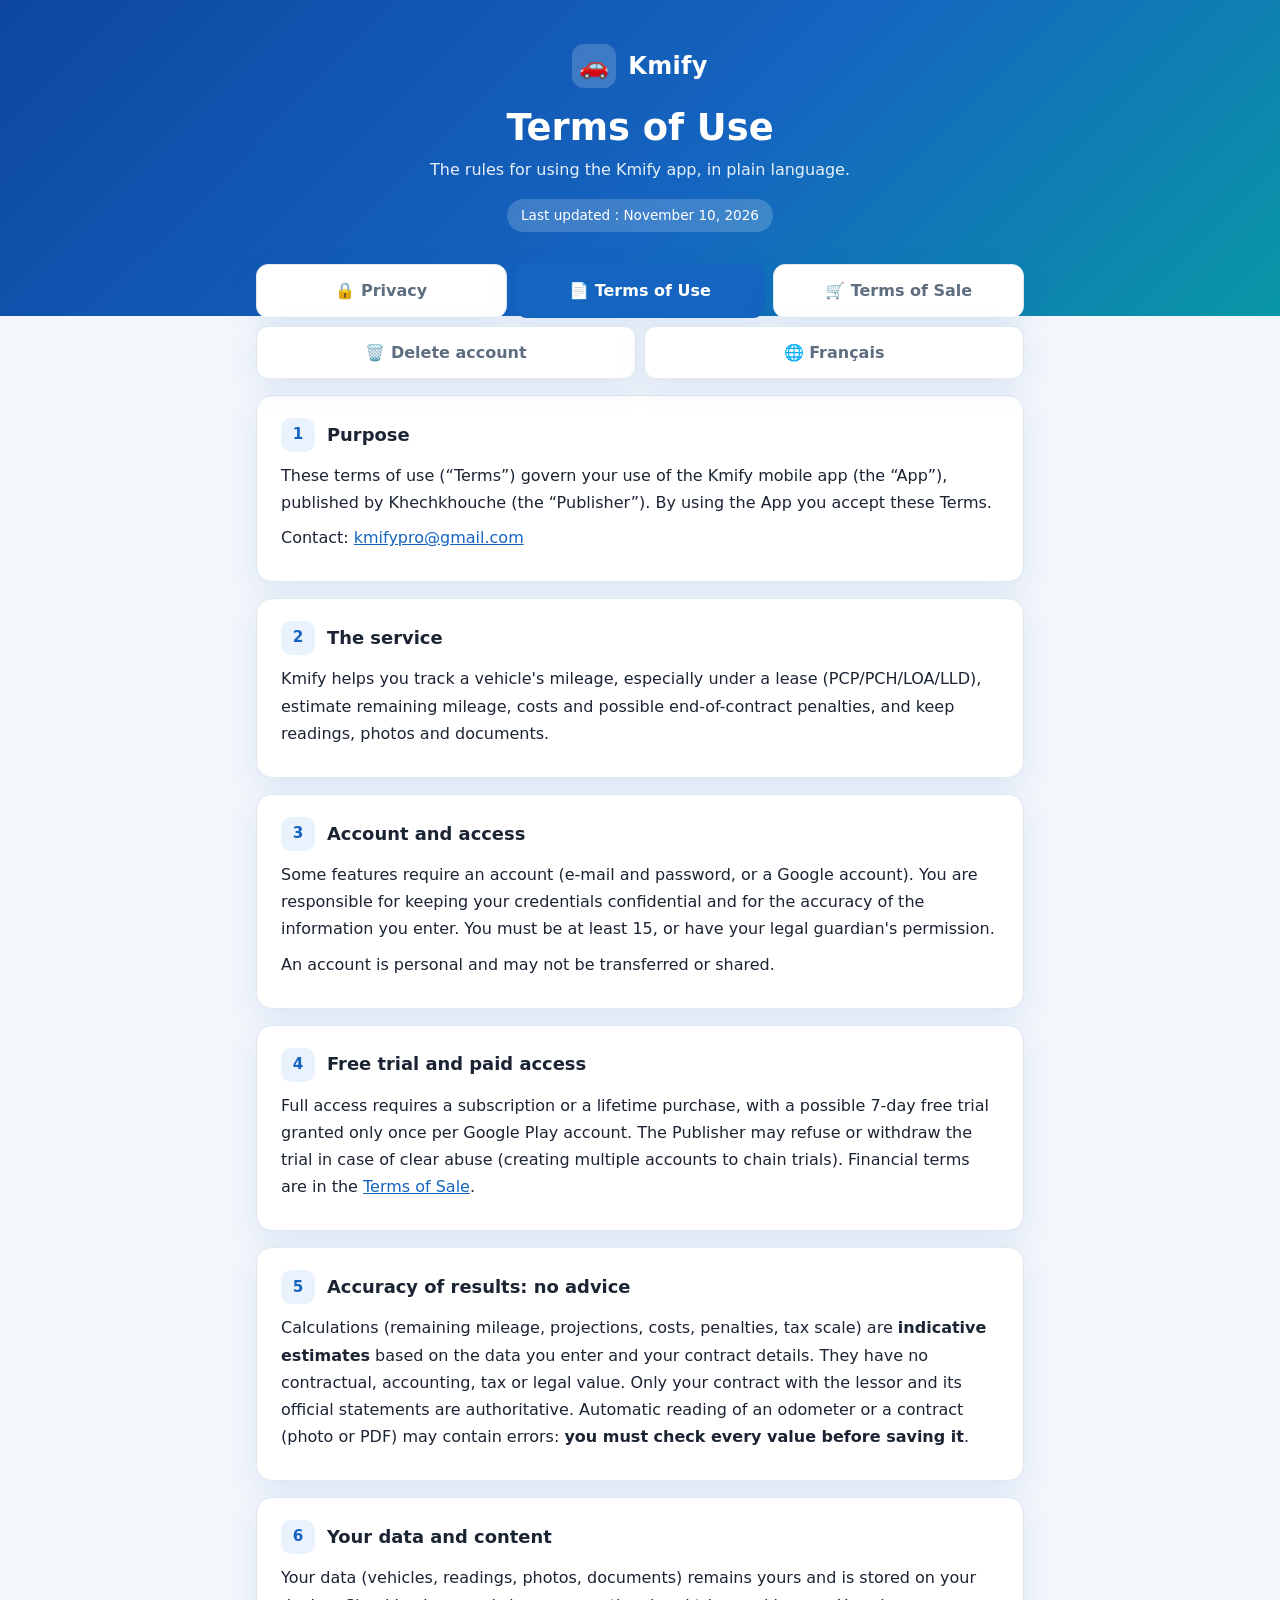
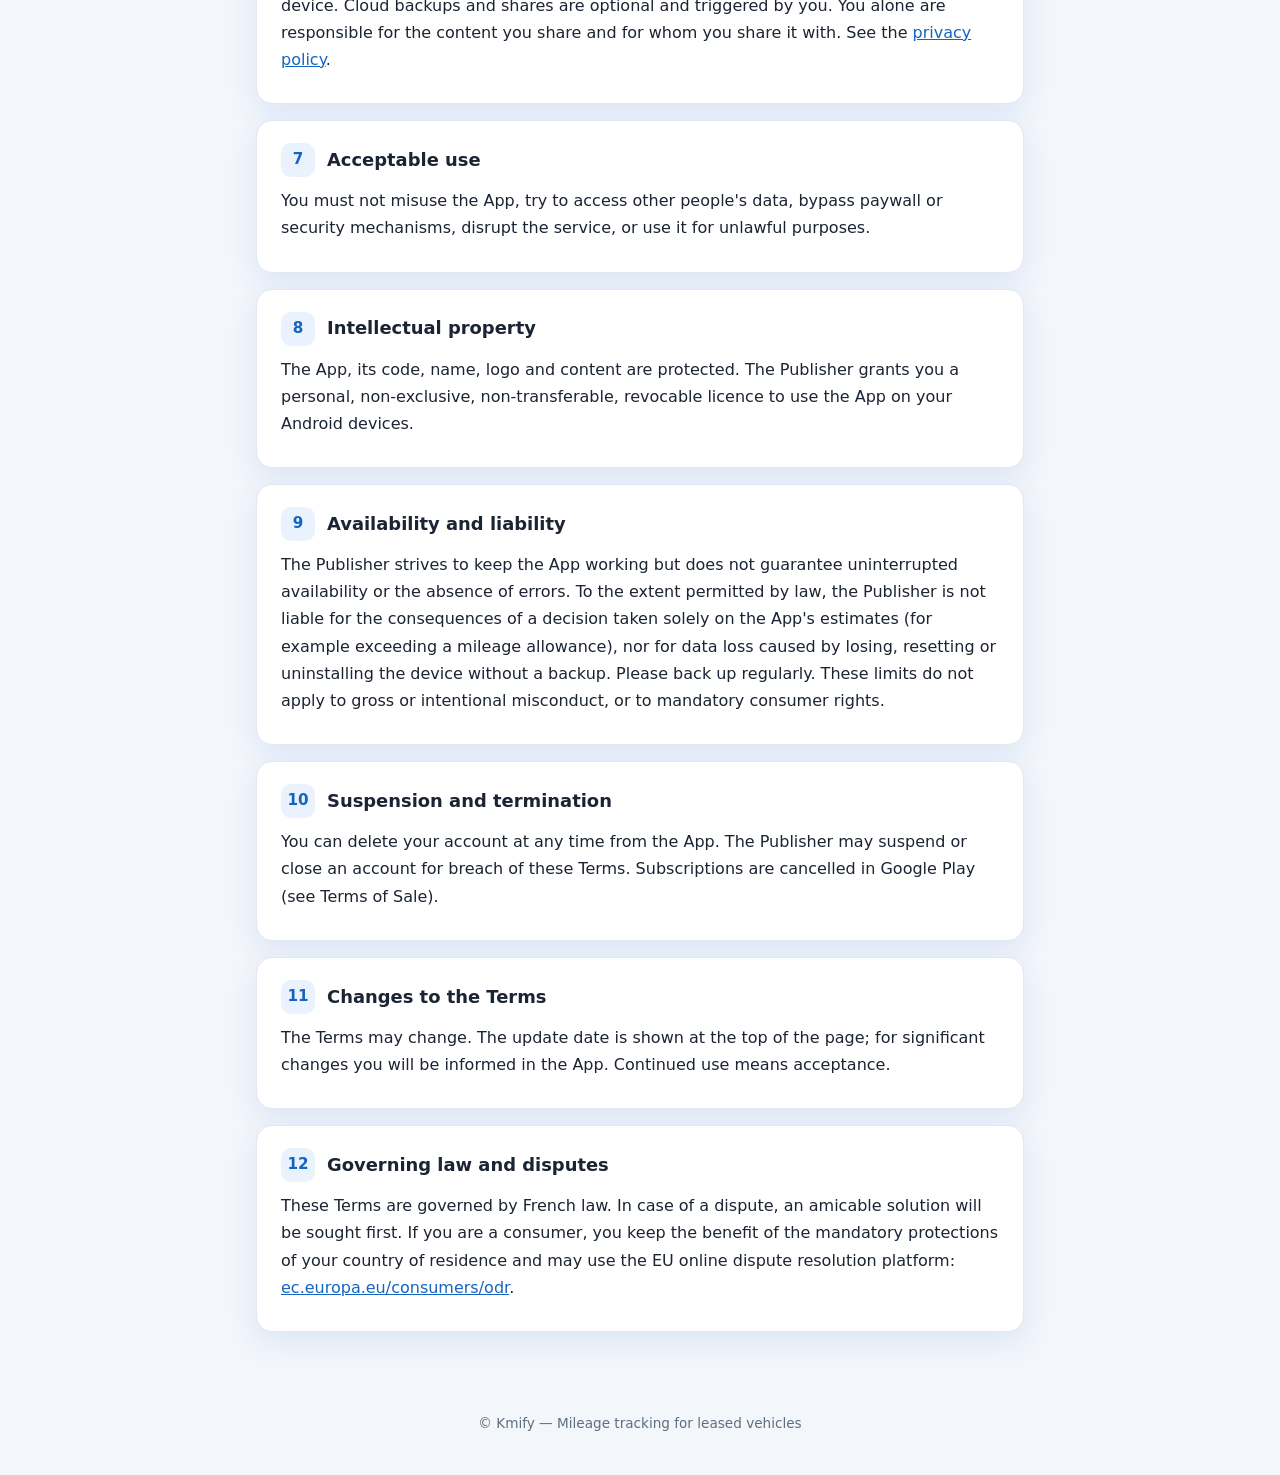
<file: terms-en.html>
<!doctype html>
<html lang="en">
<head>
<meta charset="utf-8">
<meta name="viewport" content="width=device-width,initial-scale=1">
<title>Terms of Use — Kmify</title>
<meta name="description" content="Terms of use of the Kmify app.">
<link rel="stylesheet" href="style.css">
</head>
<body>
<header class="hero">
  <div class="brand"><span class="logo">🚗</span>Kmify</div>
  <h1>Terms of Use</h1>
  <p>The rules for using the Kmify app, in plain language.</p>
  <span class="badge">Last updated : November 10, 2026</span>
</header>
<main>
<nav class="tabs">
  <a href="privacy-en.html">🔒 Privacy</a>
  <a class="active" href="terms-en.html">📄 Terms of Use</a>
  <a href="sales-en.html">🛒 Terms of Sale</a>
  <a href="delete-account-en.html">🗑️ Delete account</a>
  <a href="index.html" style="margin-left:auto">🌐 Français</a>
</nav>

<section class="section">
  <h2><span class="num">1</span>Purpose</h2>
  <p>These terms of use (“Terms”) govern your use of the Kmify mobile app (the “App”), published by Khechkhouche (the “Publisher”). By using the App you accept these Terms.</p>
  <p>Contact: <a href="mailto:kmifypro@gmail.com">kmifypro@gmail.com</a></p>
</section>

<section class="section">
  <h2><span class="num">2</span>The service</h2>
  <p>Kmify helps you track a vehicle's mileage, especially under a lease (PCP/PCH/LOA/LLD), estimate remaining mileage, costs and possible end-of-contract penalties, and keep readings, photos and documents.</p>
</section>

<section class="section">
  <h2><span class="num">3</span>Account and access</h2>
  <p>Some features require an account (e-mail and password, or a Google account). You are responsible for keeping your credentials confidential and for the accuracy of the information you enter. You must be at least 15, or have your legal guardian's permission.</p>
  <p>An account is personal and may not be transferred or shared.</p>
</section>

<section class="section">
  <h2><span class="num">4</span>Free trial and paid access</h2>
  <p>Full access requires a subscription or a lifetime purchase, with a possible 7-day free trial granted only once per Google Play account. The Publisher may refuse or withdraw the trial in case of clear abuse (creating multiple accounts to chain trials). Financial terms are in the <a href="sales-en.html">Terms of Sale</a>.</p>
</section>

<section class="section">
  <h2><span class="num">5</span>Accuracy of results: no advice</h2>
  <p>Calculations (remaining mileage, projections, costs, penalties, tax scale) are <strong>indicative estimates</strong> based on the data you enter and your contract details. They have no contractual, accounting, tax or legal value. Only your contract with the lessor and its official statements are authoritative. Automatic reading of an odometer or a contract (photo or PDF) may contain errors: <strong>you must check every value before saving it</strong>.</p>
</section>

<section class="section">
  <h2><span class="num">6</span>Your data and content</h2>
  <p>Your data (vehicles, readings, photos, documents) remains yours and is stored on your device. Cloud backups and shares are optional and triggered by you. You alone are responsible for the content you share and for whom you share it with. See the <a href="privacy-en.html">privacy policy</a>.</p>
</section>

<section class="section">
  <h2><span class="num">7</span>Acceptable use</h2>
  <p>You must not misuse the App, try to access other people's data, bypass paywall or security mechanisms, disrupt the service, or use it for unlawful purposes.</p>
</section>

<section class="section">
  <h2><span class="num">8</span>Intellectual property</h2>
  <p>The App, its code, name, logo and content are protected. The Publisher grants you a personal, non-exclusive, non-transferable, revocable licence to use the App on your Android devices.</p>
</section>

<section class="section">
  <h2><span class="num">9</span>Availability and liability</h2>
  <p>The Publisher strives to keep the App working but does not guarantee uninterrupted availability or the absence of errors. To the extent permitted by law, the Publisher is not liable for the consequences of a decision taken solely on the App's estimates (for example exceeding a mileage allowance), nor for data loss caused by losing, resetting or uninstalling the device without a backup. Please back up regularly. These limits do not apply to gross or intentional misconduct, or to mandatory consumer rights.</p>
</section>

<section class="section">
  <h2><span class="num">10</span>Suspension and termination</h2>
  <p>You can delete your account at any time from the App. The Publisher may suspend or close an account for breach of these Terms. Subscriptions are cancelled in Google Play (see Terms of Sale).</p>
</section>

<section class="section">
  <h2><span class="num">11</span>Changes to the Terms</h2>
  <p>The Terms may change. The update date is shown at the top of the page; for significant changes you will be informed in the App. Continued use means acceptance.</p>
</section>

<section class="section">
  <h2><span class="num">12</span>Governing law and disputes</h2>
  <p>These Terms are governed by French law. In case of a dispute, an amicable solution will be sought first. If you are a consumer, you keep the benefit of the mandatory protections of your country of residence and may use the EU online dispute resolution platform: <a href="https://ec.europa.eu/consumers/odr">ec.europa.eu/consumers/odr</a>.</p>
</section>

</main>
<footer>© Kmify — Mileage tracking for leased vehicles</footer>
</body>
</html>
</file>
<file: style.css>
:root{
  --bg:#f3f6fb;--card:#ffffff;--text:#1b2433;--muted:#5f6d80;--border:#e1e7f0;
  --primary:#1565c0;--primary-2:#0d47a1;--accent:#00b894;--warn:#e53935;--soft:#eaf2fd;--soft-2:#e6f8f3;
  --shadow:0 10px 30px rgba(21,101,192,.10);
}
@media (prefers-color-scheme:dark){:root{
  --bg:#0e141c;--card:#17202b;--text:#e8eef6;--muted:#9fb0c3;--border:#273444;
  --primary:#5aa2ff;--primary-2:#1565c0;--accent:#2fd4ab;--warn:#ff6b66;--soft:#16283f;--soft-2:#12302b;
  --shadow:0 10px 30px rgba(0,0,0,.35);
}}
*{box-sizing:border-box}
html{scroll-behavior:smooth}
body{margin:0;background:var(--bg);color:var(--text);font:16px/1.7 system-ui,-apple-system,"Segoe UI",Roboto,Helvetica,Arial,sans-serif}
a{color:var(--primary)}
.hero{background:linear-gradient(135deg,#0d47a1 0%,#1565c0 55%,#00b894 130%);color:#fff;padding:44px 16px 84px;text-align:center}
.brand{display:inline-flex;align-items:center;gap:12px;font-weight:800;font-size:1.5rem;letter-spacing:.3px}
.logo{width:44px;height:44px;border-radius:12px;background:rgba(255,255,255,.18);display:grid;place-items:center;font-size:1.5rem}
.hero h1{margin:18px 0 6px;font-size:clamp(1.6rem,4.5vw,2.3rem);line-height:1.2}
.hero p{margin:0;opacity:.9}
.badge{display:inline-block;margin-top:16px;padding:5px 14px;border-radius:999px;background:rgba(255,255,255,.18);font-size:.85rem}
main{max-width:800px;margin:-52px auto 0;padding:0 16px 56px}
.tabs{display:flex;gap:8px;margin-bottom:16px;flex-wrap:wrap}
.tabs a{flex:1;min-width:200px;text-align:center;text-decoration:none;font-weight:600;padding:12px 16px;border-radius:12px;background:var(--card);color:var(--muted);border:1px solid var(--border);box-shadow:var(--shadow)}
.tabs a.active{background:var(--primary);color:#fff;border-color:var(--primary)}
.section{background:var(--card);border:1px solid var(--border);border-radius:16px;padding:22px 24px;margin-bottom:16px;box-shadow:var(--shadow)}
.section h2{display:flex;align-items:center;gap:12px;margin:0 0 10px;font-size:1.12rem}
.num{flex:none;width:34px;height:34px;border-radius:10px;background:var(--soft);color:var(--primary);display:grid;place-items:center;font-weight:800;font-size:.95rem}
.section p{margin:8px 0}
.section ul,.section ol{padding-left:22px;margin:8px 0}
.section li{margin:4px 0}
.muted{color:var(--muted);font-size:.92rem}
.pill{display:inline-block;padding:2px 10px;border-radius:999px;font-size:.8rem;font-weight:600}
.pill.local{background:var(--soft-2);color:var(--accent)}
.pill.cloud{background:var(--soft);color:var(--primary)}
.pill.del{background:rgba(229,57,53,.12);color:var(--warn)}
.tablewrap{overflow-x:auto;margin:10px 0}
table{width:100%;border-collapse:separate;border-spacing:0;font-size:.93rem;border:1px solid var(--border);border-radius:12px;overflow:hidden}
th,td{padding:10px 12px;text-align:left;vertical-align:top;border-bottom:1px solid var(--border)}
tr:last-child td{border-bottom:none}
th{background:var(--soft);color:var(--primary);font-weight:700}
.callout{border-left:4px solid var(--accent);background:var(--soft-2);padding:12px 16px;border-radius:10px;margin:12px 0}
.callout.warn{border-color:var(--warn);background:rgba(229,57,53,.08)}
.steps{counter-reset:s;list-style:none;padding:0!important}
.steps li{counter-increment:s;position:relative;padding:10px 14px 10px 52px;margin:8px 0;background:var(--soft);border-radius:12px}
.steps li::before{content:counter(s);position:absolute;left:12px;top:50%;transform:translateY(-50%);width:28px;height:28px;border-radius:50%;background:var(--primary);color:#fff;display:grid;place-items:center;font-weight:700;font-size:.9rem}
.btn{display:inline-block;margin-top:8px;padding:12px 20px;border-radius:12px;background:var(--primary);color:#fff!important;text-decoration:none;font-weight:700}
code{background:var(--soft);padding:1px 7px;border-radius:6px;font-size:.88em}
footer{text-align:center;color:var(--muted);font-size:.85rem;padding:8px 16px 40px}
@media (max-width:520px){.section{padding:18px 16px}.hero{padding-bottom:76px}}
@media (max-width:520px){table{font-size:.82rem}th,td{padding:8px 7px}.pill{font-size:.74rem;padding:2px 8px;border-radius:10px}}
</file>
